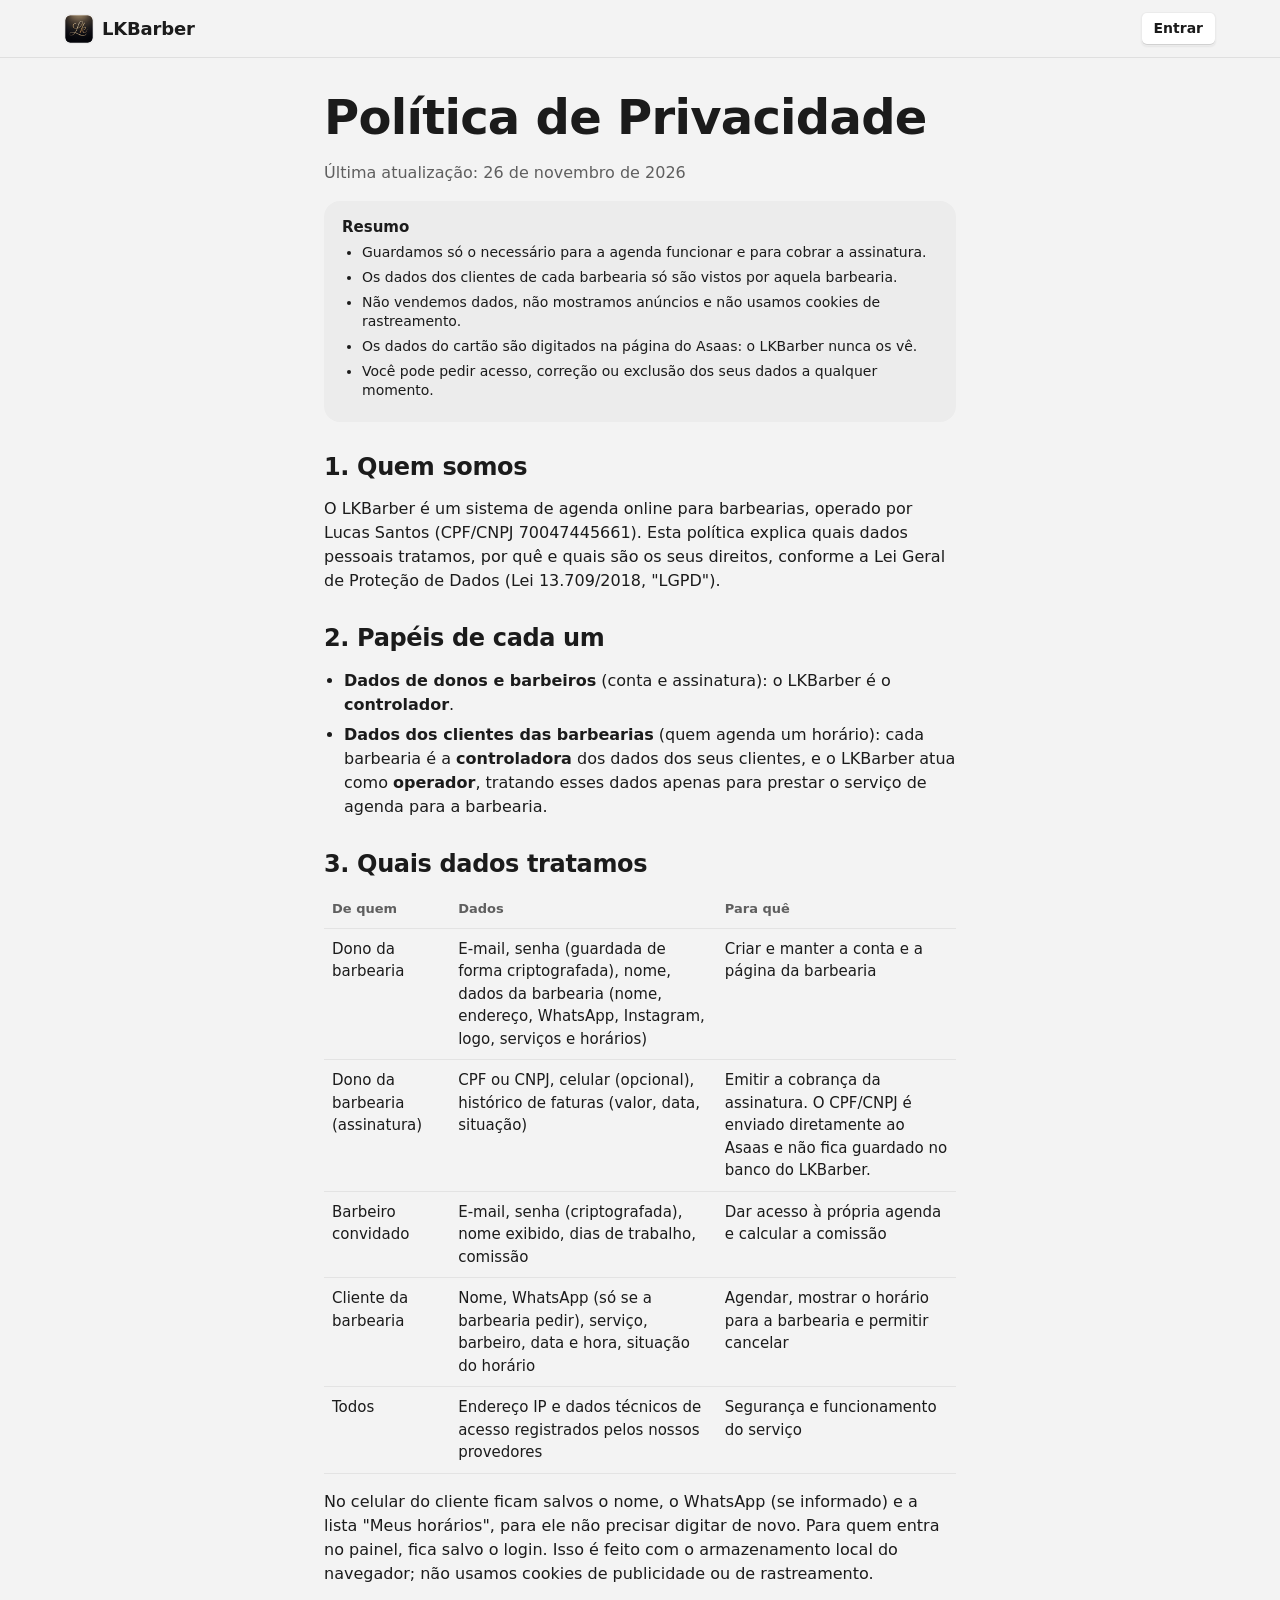
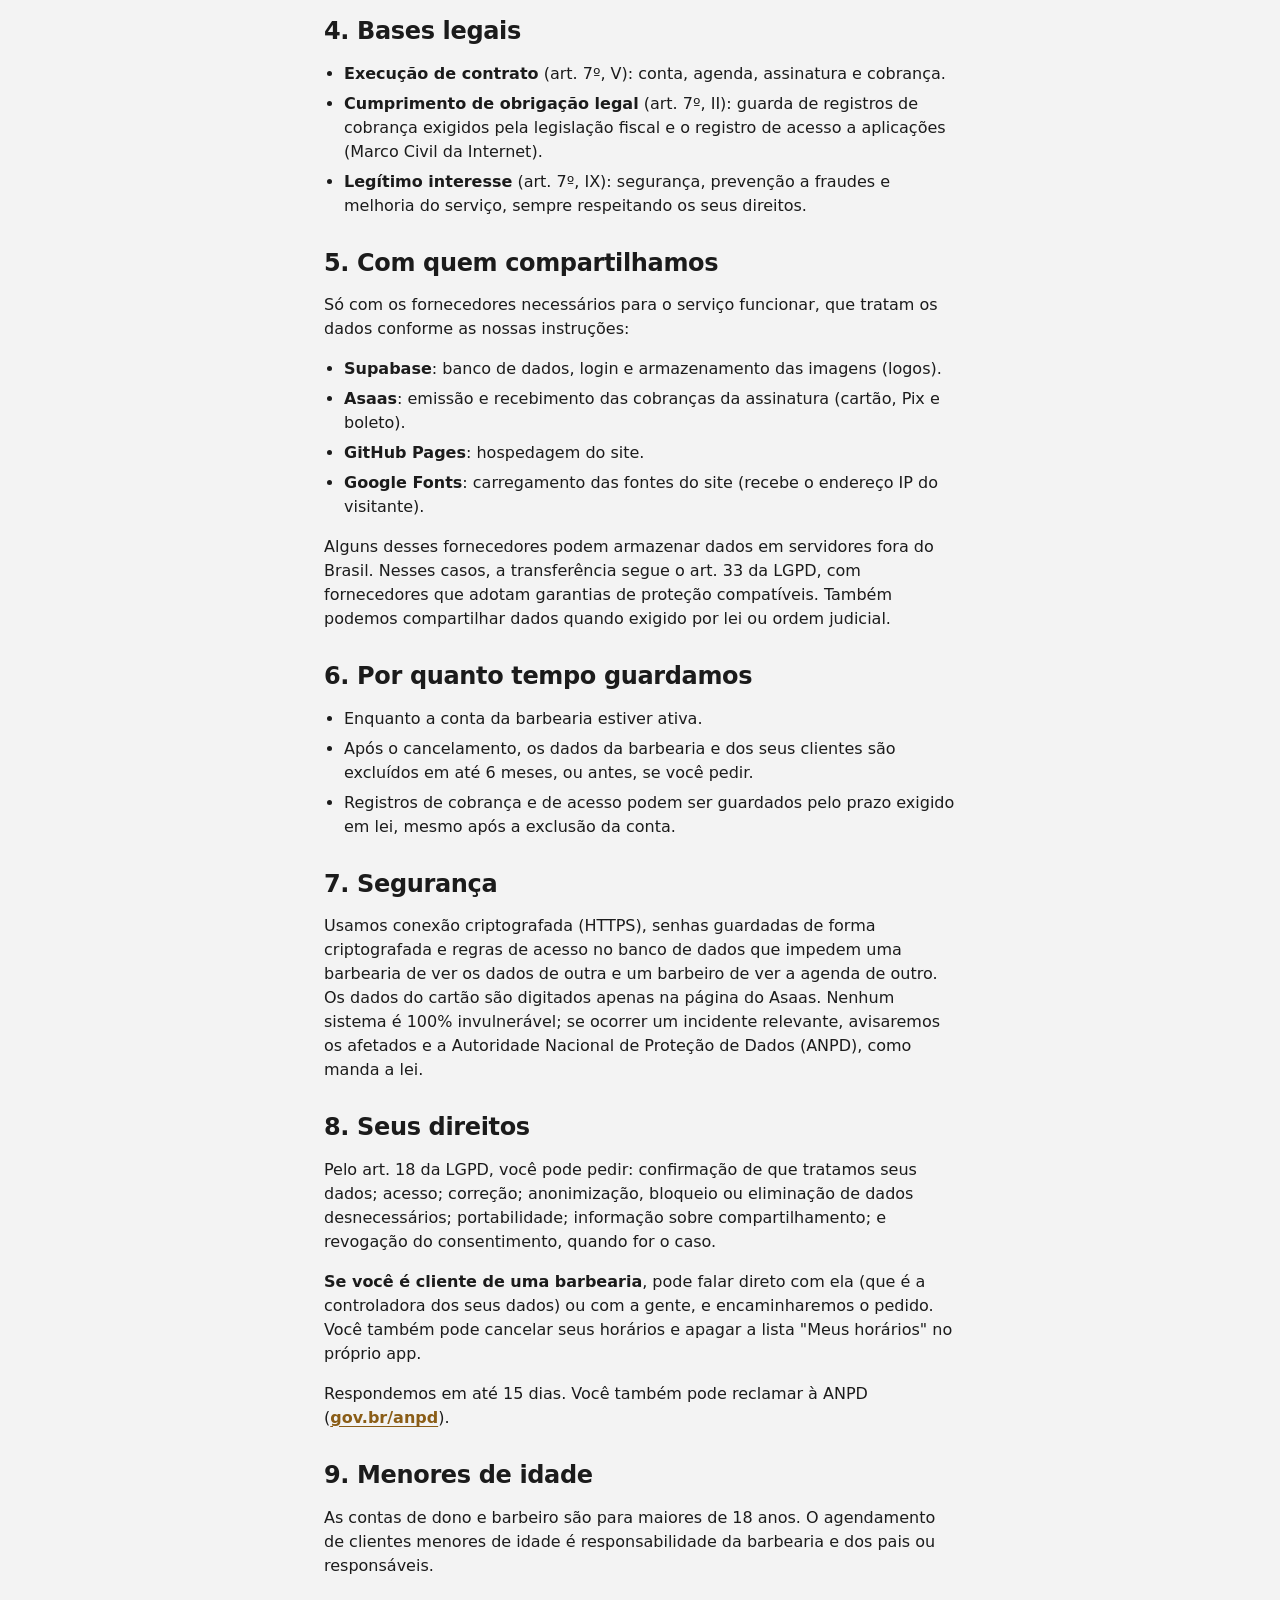
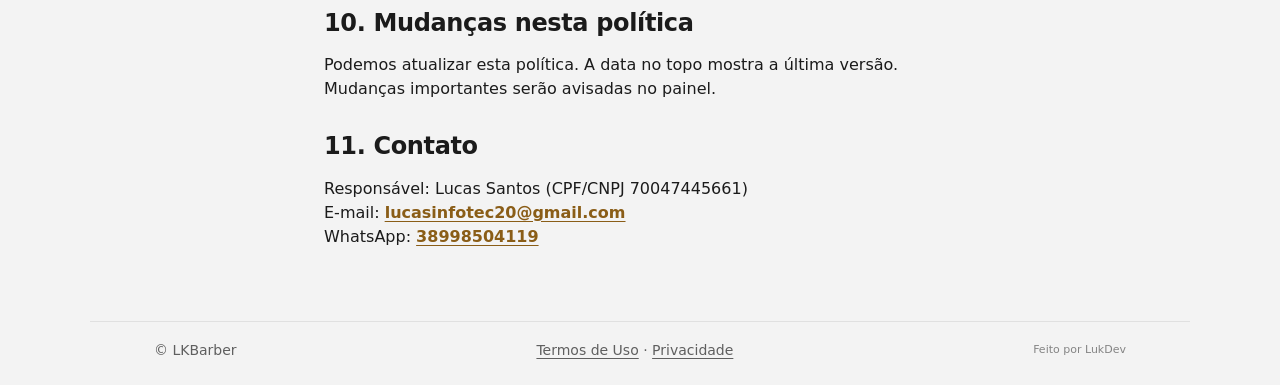
<file: privacidade/index.html>
<!DOCTYPE html>
<html lang="pt-BR">
<head>
<meta charset="utf-8">
<meta name="viewport" content="width=device-width, initial-scale=1">
<title>Política de Privacidade · LKBarber</title>
<meta name="description" content="Como o LKBarber trata os dados de donos, barbeiros e clientes das barbearias, conforme a LGPD.">
<meta name="theme-color" content="#16181d">
<link rel="icon" href="../icons/icon-192.png">
<link rel="preconnect" href="https://fonts.googleapis.com">
<link rel="preconnect" href="https://fonts.gstatic.com" crossorigin>
<link href="https://fonts.googleapis.com/css2?family=Instrument+Serif:ital@0;1&display=swap" rel="stylesheet">
<link rel="stylesheet" href="../css/style.css">
<style>
.legal{max-width:760px;margin:0 auto;padding:32px max(5vw,18px) 56px}
.legal h1{font-size:clamp(36px,9vw,48px)}
.legal h2{font-size:24px;margin-top:32px}
.legal p,.legal li{max-width:68ch}
.legal ul{padding-left:20px}.legal li{margin:6px 0}
.legal .atualizado{color:var(--mut);margin-top:-8px}
.legal .resumo{background:var(--sup);border-radius:16px;padding:16px 18px}
.legal .resumo ul{margin:6px 0 0}
.legal table{width:100%;border-collapse:collapse;font-size:15px;margin:10px 0}
.legal th,.legal td{text-align:left;vertical-align:top;padding:9px 8px;border-bottom:1px solid var(--linha)}
.legal th{font-size:13px;color:var(--mut)}
.legal a{color:var(--verm);font-weight:700}
@media(max-width:600px){.legal table{font-size:13px}}
</style>
</head>
<body>
<header class="top"><a class="marca" href="../"><img src="../icons/icon-192.png" alt="" width="30" height="30"><span>LKBarber</span></a>
  <div class="topo-acoes"><a class="btn btn-mini btn-claro" href="../painel">Entrar</a></div></header>
<main class="legal">
<h1>Política de Privacidade</h1>
<p class="atualizado">Última atualização: 26 de novembro de 2026</p>

<div class="resumo"><b>Resumo</b><ul>
  <li>Guardamos só o necessário para a agenda funcionar e para cobrar a assinatura.</li>
  <li>Os dados dos clientes de cada barbearia só são vistos por aquela barbearia.</li>
  <li>Não vendemos dados, não mostramos anúncios e não usamos cookies de rastreamento.</li>
  <li>Os dados do cartão são digitados na página do Asaas: o LKBarber nunca os vê.</li>
  <li>Você pode pedir acesso, correção ou exclusão dos seus dados a qualquer momento.</li></ul></div>

<h2>1. Quem somos</h2>
<p>O LKBarber é um sistema de agenda online para barbearias, operado <span data-p="por_responsavel"></span><span data-p="documento"></span>. Esta política explica quais dados pessoais tratamos, por quê e quais são os seus direitos, conforme a Lei Geral de Proteção de Dados (Lei 13.709/2018, "LGPD").</p>

<h2>2. Papéis de cada um</h2>
<ul>
  <li><b>Dados de donos e barbeiros</b> (conta e assinatura): o LKBarber é o <b>controlador</b>.</li>
  <li><b>Dados dos clientes das barbearias</b> (quem agenda um horário): cada barbearia é a <b>controladora</b> dos dados dos seus clientes, e o LKBarber atua como <b>operador</b>, tratando esses dados apenas para prestar o serviço de agenda para a barbearia.</li>
</ul>

<h2>3. Quais dados tratamos</h2>
<table>
  <thead><tr><th>De quem</th><th>Dados</th><th>Para quê</th></tr></thead>
  <tbody>
    <tr><td>Dono da barbearia</td><td>E-mail, senha (guardada de forma criptografada), nome, dados da barbearia (nome, endereço, WhatsApp, Instagram, logo, serviços e horários)</td><td>Criar e manter a conta e a página da barbearia</td></tr>
    <tr><td>Dono da barbearia (assinatura)</td><td>CPF ou CNPJ, celular (opcional), histórico de faturas (valor, data, situação)</td><td>Emitir a cobrança da assinatura. O CPF/CNPJ é enviado diretamente ao Asaas e não fica guardado no banco do LKBarber.</td></tr>
    <tr><td>Barbeiro convidado</td><td>E-mail, senha (criptografada), nome exibido, dias de trabalho, comissão</td><td>Dar acesso à própria agenda e calcular a comissão</td></tr>
    <tr><td>Cliente da barbearia</td><td>Nome, WhatsApp (só se a barbearia pedir), serviço, barbeiro, data e hora, situação do horário</td><td>Agendar, mostrar o horário para a barbearia e permitir cancelar</td></tr>
    <tr><td>Todos</td><td>Endereço IP e dados técnicos de acesso registrados pelos nossos provedores</td><td>Segurança e funcionamento do serviço</td></tr>
  </tbody>
</table>
<p>No celular do cliente ficam salvos o nome, o WhatsApp (se informado) e a lista "Meus horários", para ele não precisar digitar de novo. Para quem entra no painel, fica salvo o login. Isso é feito com o armazenamento local do navegador; não usamos cookies de publicidade ou de rastreamento.</p>

<h2>4. Bases legais</h2>
<ul>
  <li><b>Execução de contrato</b> (art. 7º, V): conta, agenda, assinatura e cobrança.</li>
  <li><b>Cumprimento de obrigação legal</b> (art. 7º, II): guarda de registros de cobrança exigidos pela legislação fiscal e o registro de acesso a aplicações (Marco Civil da Internet).</li>
  <li><b>Legítimo interesse</b> (art. 7º, IX): segurança, prevenção a fraudes e melhoria do serviço, sempre respeitando os seus direitos.</li>
</ul>

<h2>5. Com quem compartilhamos</h2>
<p>Só com os fornecedores necessários para o serviço funcionar, que tratam os dados conforme as nossas instruções:</p>
<ul>
  <li><b>Supabase</b>: banco de dados, login e armazenamento das imagens (logos).</li>
  <li><b>Asaas</b>: emissão e recebimento das cobranças da assinatura (cartão, Pix e boleto).</li>
  <li><b>GitHub Pages</b>: hospedagem do site.</li>
  <li><b>Google Fonts</b>: carregamento das fontes do site (recebe o endereço IP do visitante).</li>
</ul>
<p>Alguns desses fornecedores podem armazenar dados em servidores fora do Brasil. Nesses casos, a transferência segue o art. 33 da LGPD, com fornecedores que adotam garantias de proteção compatíveis. Também podemos compartilhar dados quando exigido por lei ou ordem judicial.</p>

<h2>6. Por quanto tempo guardamos</h2>
<ul>
  <li>Enquanto a conta da barbearia estiver ativa.</li>
  <li>Após o cancelamento, os dados da barbearia e dos seus clientes são excluídos em até 6 meses, ou antes, se você pedir.</li>
  <li>Registros de cobrança e de acesso podem ser guardados pelo prazo exigido em lei, mesmo após a exclusão da conta.</li>
</ul>

<h2>7. Segurança</h2>
<p>Usamos conexão criptografada (HTTPS), senhas guardadas de forma criptografada e regras de acesso no banco de dados que impedem uma barbearia de ver os dados de outra e um barbeiro de ver a agenda de outro. Os dados do cartão são digitados apenas na página do Asaas. Nenhum sistema é 100% invulnerável; se ocorrer um incidente relevante, avisaremos os afetados e a Autoridade Nacional de Proteção de Dados (ANPD), como manda a lei.</p>

<h2>8. Seus direitos</h2>
<p>Pelo art. 18 da LGPD, você pode pedir: confirmação de que tratamos seus dados; acesso; correção; anonimização, bloqueio ou eliminação de dados desnecessários; portabilidade; informação sobre compartilhamento; e revogação do consentimento, quando for o caso.</p>
<p><b>Se você é cliente de uma barbearia</b>, pode falar direto com ela (que é a controladora dos seus dados) ou com a gente, e encaminharemos o pedido. Você também pode cancelar seus horários e apagar a lista "Meus horários" no próprio app.</p>
<p>Respondemos em até 15 dias. Você também pode reclamar à ANPD (<a href="https://www.gov.br/anpd" target="_blank" rel="noopener">gov.br/anpd</a>).</p>

<h2>9. Menores de idade</h2>
<p>As contas de dono e barbeiro são para maiores de 18 anos. O agendamento de clientes menores de idade é responsabilidade da barbearia e dos pais ou responsáveis.</p>

<h2>10. Mudanças nesta política</h2>
<p>Podemos atualizar esta política. A data no topo mostra a última versão. Mudanças importantes serão avisadas no painel.</p>

<h2>11. Contato</h2>
<p>Responsável: <span data-p="responsavel"></span><span data-p="documento"></span><br><span id="contato"></span></p>
</main>
<footer class="rodape"><span>© LKBarber</span><span class="links-legais"><a href="../termos/">Termos de Uso</a> · <a href="../privacidade/">Privacidade</a></span><small class="lukdev">Feito por LukDev</small></footer>
<svg width="0" height="0" style="position:absolute" aria-hidden="true"><symbol id="poste" viewBox="0 0 24 24"><rect x="8" y="3" width="8" height="18" rx="4" fill="#fff"/><path d="M8 9l8-4v3l-8 4zM8 15l8-4v3l-8 4z" fill="#c8102e"/><path d="M8 12l8-4v1.5l-8 4z" fill="#1b3a6b"/><rect x="6.5" y="2" width="11" height="2.5" rx="1.2" fill="#cfd3da"/><rect x="6.5" y="19.5" width="11" height="2.5" rx="1.2" fill="#cfd3da"/></symbol></svg>
<script src="../js/config.js"></script>
<script>
{ // puxa os dados do config.js
  const P = window.PLATAFORMA || {}, dig = s => String(s || "").replace(/\D/g, "");
  const txt = { responsavel: P.responsavel || "o responsável pelo LKBarber", documento: P.documento ? " (CPF/CNPJ " + P.documento + ")" : "",
    por_responsavel: P.responsavel ? "por " + P.responsavel : "pelo responsável indicado no contato ao final desta página",
    foro: P.foro || "do domicílio do responsável pelo LKBarber" };
  document.querySelectorAll("[data-p]").forEach(el => { const k = el.dataset.p; if (k in txt) el.textContent = txt[k]; });
  const c = document.getElementById("contato"), linhas = [];
  if (P.email) linhas.push(`E-mail: <a href="mailto:${P.email}">${P.email}</a>`);
  if (P.suporteWhatsapp) linhas.push(`WhatsApp: <a href="https://wa.me/55${dig(P.suporteWhatsapp)}" target="_blank" rel="noopener">${P.suporteWhatsapp}</a>`);
  if (c) c.innerHTML = linhas.length ? linhas.join("<br>") : "Pelo WhatsApp de suporte informado no site.";
}
</script>
</body>
</html>
</file>
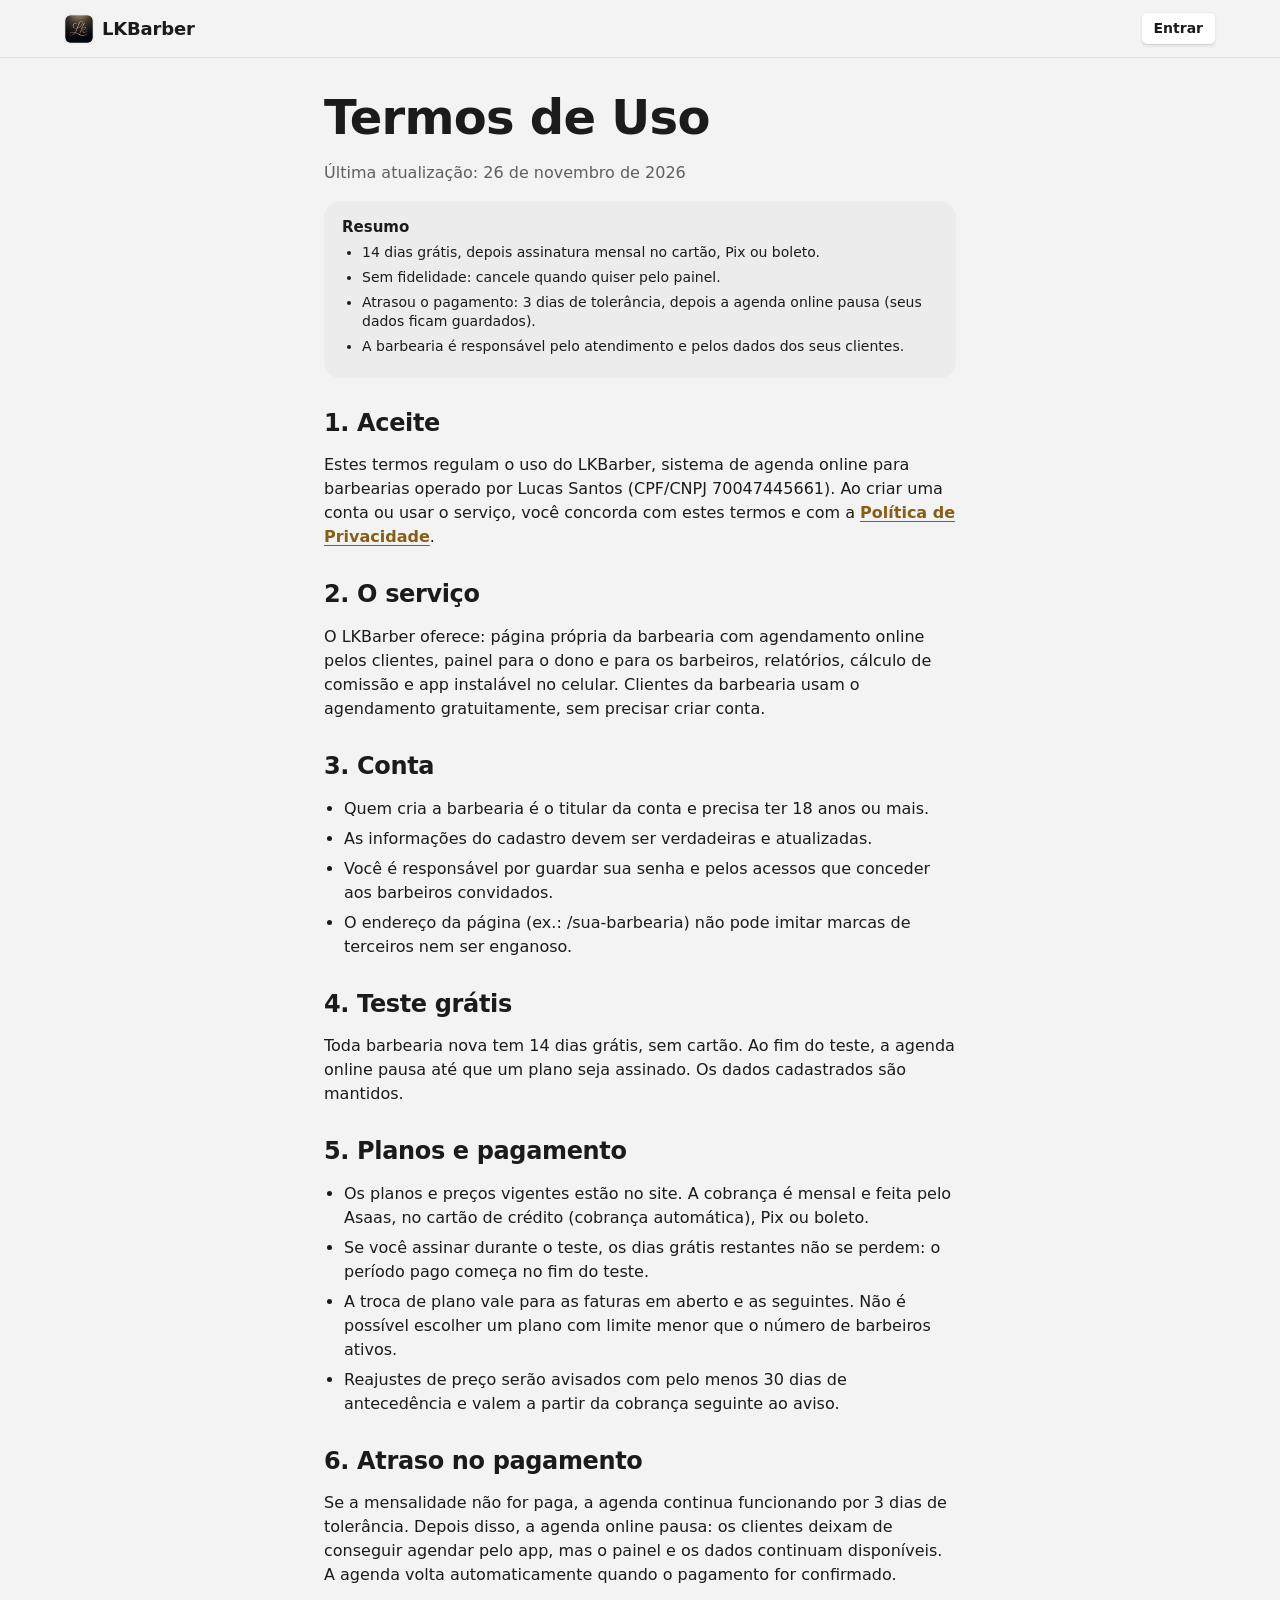
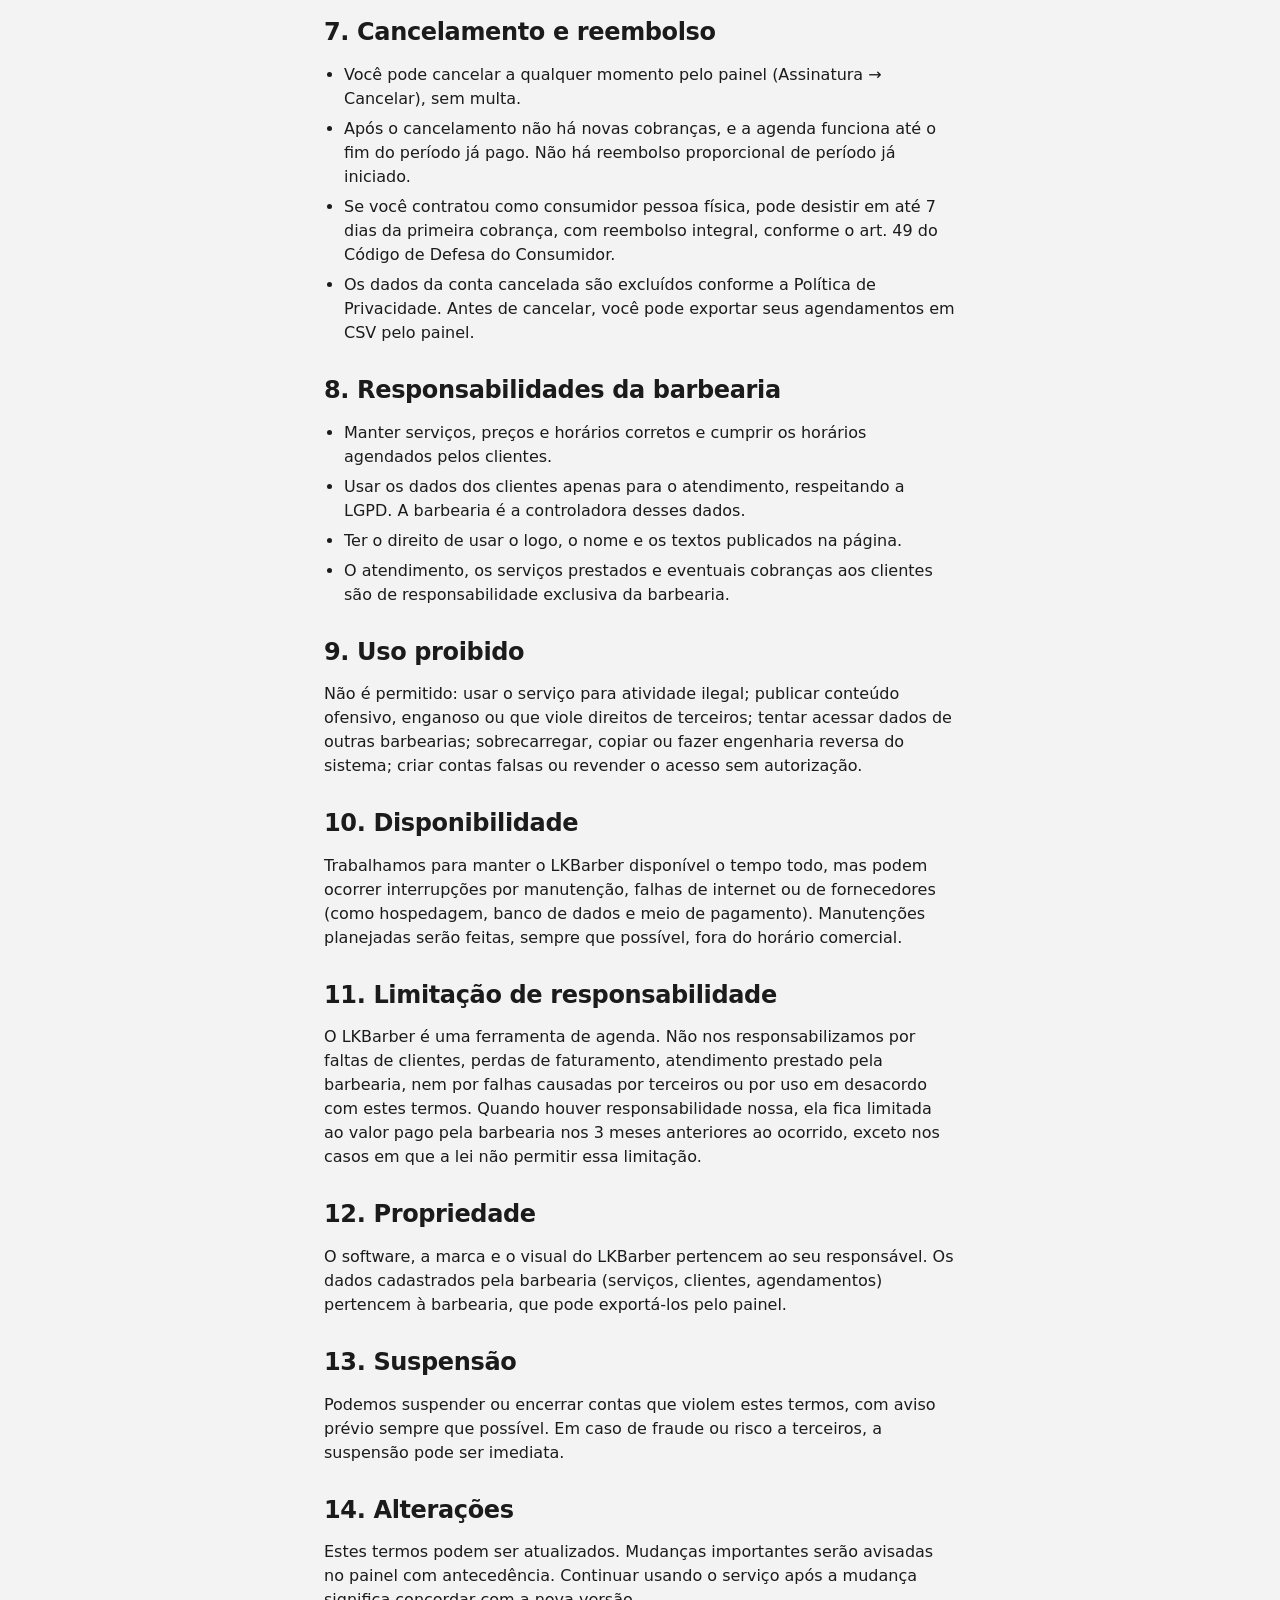
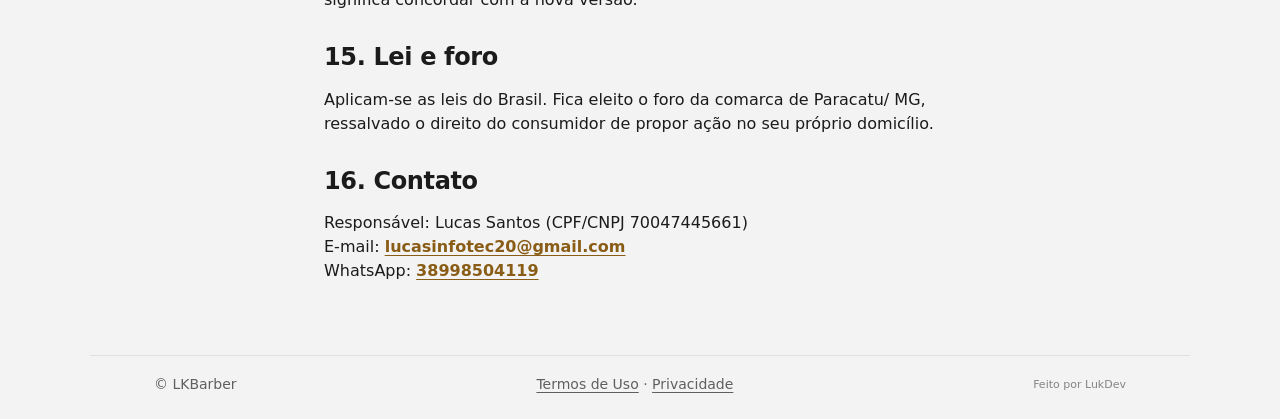
<file: termos/index.html>
<!DOCTYPE html>
<html lang="pt-BR">
<head>
<meta charset="utf-8">
<meta name="viewport" content="width=device-width, initial-scale=1">
<title>Termos de Uso · LKBarber</title>
<meta name="description" content="Termos de uso do LKBarber: teste grátis, planos, pagamento, cancelamento e responsabilidades.">
<meta name="theme-color" content="#16181d">
<link rel="icon" href="../icons/icon-192.png">
<link rel="preconnect" href="https://fonts.googleapis.com">
<link rel="preconnect" href="https://fonts.gstatic.com" crossorigin>
<link href="https://fonts.googleapis.com/css2?family=Instrument+Serif:ital@0;1&display=swap" rel="stylesheet">
<link rel="stylesheet" href="../css/style.css">
<style>
.legal{max-width:760px;margin:0 auto;padding:32px max(5vw,18px) 56px}
.legal h1{font-size:clamp(36px,9vw,48px)}
.legal h2{font-size:24px;margin-top:32px}
.legal p,.legal li{max-width:68ch}
.legal ul{padding-left:20px}.legal li{margin:6px 0}
.legal .atualizado{color:var(--mut);margin-top:-8px}
.legal .resumo{background:var(--sup);border-radius:16px;padding:16px 18px}
.legal .resumo ul{margin:6px 0 0}
.legal table{width:100%;border-collapse:collapse;font-size:15px;margin:10px 0}
.legal th,.legal td{text-align:left;vertical-align:top;padding:9px 8px;border-bottom:1px solid var(--linha)}
.legal th{font-size:13px;color:var(--mut)}
.legal a{color:var(--verm);font-weight:700}
@media(max-width:600px){.legal table{font-size:13px}}
</style>
</head>
<body>
<header class="top"><a class="marca" href="../"><img src="../icons/icon-192.png" alt="" width="30" height="30"><span>LKBarber</span></a>
  <div class="topo-acoes"><a class="btn btn-mini btn-claro" href="../painel">Entrar</a></div></header>
<main class="legal">
<h1>Termos de Uso</h1>
<p class="atualizado">Última atualização: 26 de novembro de 2026</p>

<div class="resumo"><b>Resumo</b><ul>
  <li>14 dias grátis, depois assinatura mensal no cartão, Pix ou boleto.</li>
  <li>Sem fidelidade: cancele quando quiser pelo painel.</li>
  <li>Atrasou o pagamento: 3 dias de tolerância, depois a agenda online pausa (seus dados ficam guardados).</li>
  <li>A barbearia é responsável pelo atendimento e pelos dados dos seus clientes.</li></ul></div>

<h2>1. Aceite</h2>
<p>Estes termos regulam o uso do LKBarber, sistema de agenda online para barbearias operado <span data-p="por_responsavel"></span><span data-p="documento"></span>. Ao criar uma conta ou usar o serviço, você concorda com estes termos e com a <a href="../privacidade/">Política de Privacidade</a>.</p>

<h2>2. O serviço</h2>
<p>O LKBarber oferece: página própria da barbearia com agendamento online pelos clientes, painel para o dono e para os barbeiros, relatórios, cálculo de comissão e app instalável no celular. Clientes da barbearia usam o agendamento gratuitamente, sem precisar criar conta.</p>

<h2>3. Conta</h2>
<ul>
  <li>Quem cria a barbearia é o titular da conta e precisa ter 18 anos ou mais.</li>
  <li>As informações do cadastro devem ser verdadeiras e atualizadas.</li>
  <li>Você é responsável por guardar sua senha e pelos acessos que conceder aos barbeiros convidados.</li>
  <li>O endereço da página (ex.: /sua-barbearia) não pode imitar marcas de terceiros nem ser enganoso.</li>
</ul>

<h2>4. Teste grátis</h2>
<p>Toda barbearia nova tem 14 dias grátis, sem cartão. Ao fim do teste, a agenda online pausa até que um plano seja assinado. Os dados cadastrados são mantidos.</p>

<h2>5. Planos e pagamento</h2>
<ul>
  <li>Os planos e preços vigentes estão no site. A cobrança é mensal e feita pelo Asaas, no cartão de crédito (cobrança automática), Pix ou boleto.</li>
  <li>Se você assinar durante o teste, os dias grátis restantes não se perdem: o período pago começa no fim do teste.</li>
  <li>A troca de plano vale para as faturas em aberto e as seguintes. Não é possível escolher um plano com limite menor que o número de barbeiros ativos.</li>
  <li>Reajustes de preço serão avisados com pelo menos 30 dias de antecedência e valem a partir da cobrança seguinte ao aviso.</li>
</ul>

<h2>6. Atraso no pagamento</h2>
<p>Se a mensalidade não for paga, a agenda continua funcionando por 3 dias de tolerância. Depois disso, a agenda online pausa: os clientes deixam de conseguir agendar pelo app, mas o painel e os dados continuam disponíveis. A agenda volta automaticamente quando o pagamento for confirmado.</p>

<h2>7. Cancelamento e reembolso</h2>
<ul>
  <li>Você pode cancelar a qualquer momento pelo painel (Assinatura → Cancelar), sem multa.</li>
  <li>Após o cancelamento não há novas cobranças, e a agenda funciona até o fim do período já pago. Não há reembolso proporcional de período já iniciado.</li>
  <li>Se você contratou como consumidor pessoa física, pode desistir em até 7 dias da primeira cobrança, com reembolso integral, conforme o art. 49 do Código de Defesa do Consumidor.</li>
  <li>Os dados da conta cancelada são excluídos conforme a Política de Privacidade. Antes de cancelar, você pode exportar seus agendamentos em CSV pelo painel.</li>
</ul>

<h2>8. Responsabilidades da barbearia</h2>
<ul>
  <li>Manter serviços, preços e horários corretos e cumprir os horários agendados pelos clientes.</li>
  <li>Usar os dados dos clientes apenas para o atendimento, respeitando a LGPD. A barbearia é a controladora desses dados.</li>
  <li>Ter o direito de usar o logo, o nome e os textos publicados na página.</li>
  <li>O atendimento, os serviços prestados e eventuais cobranças aos clientes são de responsabilidade exclusiva da barbearia.</li>
</ul>

<h2>9. Uso proibido</h2>
<p>Não é permitido: usar o serviço para atividade ilegal; publicar conteúdo ofensivo, enganoso ou que viole direitos de terceiros; tentar acessar dados de outras barbearias; sobrecarregar, copiar ou fazer engenharia reversa do sistema; criar contas falsas ou revender o acesso sem autorização.</p>

<h2>10. Disponibilidade</h2>
<p>Trabalhamos para manter o LKBarber disponível o tempo todo, mas podem ocorrer interrupções por manutenção, falhas de internet ou de fornecedores (como hospedagem, banco de dados e meio de pagamento). Manutenções planejadas serão feitas, sempre que possível, fora do horário comercial.</p>

<h2>11. Limitação de responsabilidade</h2>
<p>O LKBarber é uma ferramenta de agenda. Não nos responsabilizamos por faltas de clientes, perdas de faturamento, atendimento prestado pela barbearia, nem por falhas causadas por terceiros ou por uso em desacordo com estes termos. Quando houver responsabilidade nossa, ela fica limitada ao valor pago pela barbearia nos 3 meses anteriores ao ocorrido, exceto nos casos em que a lei não permitir essa limitação.</p>

<h2>12. Propriedade</h2>
<p>O software, a marca e o visual do LKBarber pertencem ao seu responsável. Os dados cadastrados pela barbearia (serviços, clientes, agendamentos) pertencem à barbearia, que pode exportá-los pelo painel.</p>

<h2>13. Suspensão</h2>
<p>Podemos suspender ou encerrar contas que violem estes termos, com aviso prévio sempre que possível. Em caso de fraude ou risco a terceiros, a suspensão pode ser imediata.</p>

<h2>14. Alterações</h2>
<p>Estes termos podem ser atualizados. Mudanças importantes serão avisadas no painel com antecedência. Continuar usando o serviço após a mudança significa concordar com a nova versão.</p>

<h2>15. Lei e foro</h2>
<p>Aplicam-se as leis do Brasil. Fica eleito o foro da comarca de <span data-p="foro"></span>, ressalvado o direito do consumidor de propor ação no seu próprio domicílio.</p>

<h2>16. Contato</h2>
<p>Responsável: <span data-p="responsavel"></span><span data-p="documento"></span><br><span id="contato"></span></p>
</main>
<footer class="rodape"><span>© LKBarber</span><span class="links-legais"><a href="../termos/">Termos de Uso</a> · <a href="../privacidade/">Privacidade</a></span><small class="lukdev">Feito por LukDev</small></footer>
<svg width="0" height="0" style="position:absolute" aria-hidden="true"><symbol id="poste" viewBox="0 0 24 24"><rect x="8" y="3" width="8" height="18" rx="4" fill="#fff"/><path d="M8 9l8-4v3l-8 4zM8 15l8-4v3l-8 4z" fill="#c8102e"/><path d="M8 12l8-4v1.5l-8 4z" fill="#1b3a6b"/><rect x="6.5" y="2" width="11" height="2.5" rx="1.2" fill="#cfd3da"/><rect x="6.5" y="19.5" width="11" height="2.5" rx="1.2" fill="#cfd3da"/></symbol></svg>
<script src="../js/config.js"></script>
<script>
{ // puxa os dados do config.js
  const P = window.PLATAFORMA || {}, dig = s => String(s || "").replace(/\D/g, "");
  const txt = { responsavel: P.responsavel || "o responsável pelo LKBarber", documento: P.documento ? " (CPF/CNPJ " + P.documento + ")" : "",
    por_responsavel: P.responsavel ? "por " + P.responsavel : "pelo responsável indicado no contato ao final desta página",
    foro: P.foro || "do domicílio do responsável pelo LKBarber" };
  document.querySelectorAll("[data-p]").forEach(el => { const k = el.dataset.p; if (k in txt) el.textContent = txt[k]; });
  const c = document.getElementById("contato"), linhas = [];
  if (P.email) linhas.push(`E-mail: <a href="mailto:${P.email}">${P.email}</a>`);
  if (P.suporteWhatsapp) linhas.push(`WhatsApp: <a href="https://wa.me/55${dig(P.suporteWhatsapp)}" target="_blank" rel="noopener">${P.suporteWhatsapp}</a>`);
  if (c) c.innerHTML = linhas.length ? linhas.join("<br>") : "Pelo WhatsApp de suporte informado no site.";
}
</script>
</body>
</html>
</file>
<file: css/style.css>
:root{color-scheme:light dark;
  --bg:light-dark(#f3f3f3,#202020);--ink:light-dark(#1b1b1b,#f3f3f3);--mut:light-dark(#5f5f5f,#a8a8a8);
  --sup:light-dark(#ececec,#2b2b2b);--linha:light-dark(#e3e3e3,#383838);
  --cartao:light-dark(#ffffff,#2b2b2b);--camada:light-dark(#f9f9f9,#272727);
  --borda:light-dark(rgba(0,0,0,.08),rgba(255,255,255,.08));--borda-forte:light-dark(rgba(0,0,0,.28),rgba(255,255,255,.28));
  --acrilico:light-dark(rgba(243,243,243,.82),rgba(32,32,32,.82));
  --verm:light-dark(#8a5d17,#e2b66b);--verm-tx:light-dark(#ffffff,#1b1b1b);--tinta:light-dark(#f7efe1,#3a3122);
  --azul:light-dark(#2f5d4a,#8cc7a9);--ok:light-dark(#2e6b3f,#6cbd85);--erro:light-dark(#b42318,#f0806f);
  --latao:var(--verm);--escuro:#202020;--tab:68px;--r:8px;
  --s1:0 1px 2px light-dark(rgba(0,0,0,.06),rgba(0,0,0,.3));
  --s2:0 2px 4px light-dark(rgba(0,0,0,.05),rgba(0,0,0,.28));
  --s3:0 8px 16px light-dark(rgba(0,0,0,.08),rgba(0,0,0,.35));
  --s4:0 16px 32px light-dark(rgba(0,0,0,.14),rgba(0,0,0,.45));
  --bloom:radial-gradient(60% 90% at 88% 0%,light-dark(rgba(226,182,107,.38),rgba(226,182,107,.16)),transparent 62%),
          radial-gradient(55% 80% at 0% 100%,light-dark(rgba(130,160,220,.22),rgba(110,140,210,.12)),transparent 62%),
          light-dark(#f3f3f3,#1c1c1c);
  --f-titulo:"Segoe UI Variable Display","Segoe UI Variable","Segoe UI",system-ui,-apple-system,Roboto,"Helvetica Neue",Arial,sans-serif;
  --f-num:"Segoe UI Variable Display","Segoe UI Variable","Segoe UI",system-ui,-apple-system,Roboto,Arial,sans-serif;
  --f-texto:"Segoe UI Variable Text","Segoe UI Variable","Segoe UI",system-ui,-apple-system,Roboto,"Helvetica Neue",Arial,sans-serif}
:root[data-theme=light]{color-scheme:light}:root[data-theme=dark]{color-scheme:dark}
*{box-sizing:border-box;min-width:0}
[hidden]{display:none!important}
html{scroll-padding-top:72px;-webkit-text-size-adjust:100%;touch-action:manipulation}
code{font-size:.9em;background:var(--sup);padding:1px 6px;border-radius:6px;overflow-wrap:anywhere}
body{margin:0;background:var(--bg);color:var(--ink);font:16px/1.55 var(--f-texto);overflow-x:clip;-webkit-tap-highlight-color:transparent;
  padding-bottom:env(safe-area-inset-bottom)}
body.com-tabs{padding-bottom:calc(var(--tab) + env(safe-area-inset-bottom))}
h1,h2,h3{font-family:var(--f-titulo);font-weight:400;line-height:1.05;margin:0 0 .5em;text-wrap:balance;letter-spacing:.01em}
h1{font-size:clamp(38px,10vw,52px)}h2{font-size:28px}h3{font-size:22px}
a{color:inherit}
button,input,select,textarea{font:inherit;color:inherit}
input,select,textarea{font-size:16px;width:100%;min-height:48px;padding:10px 14px;border:1.5px solid var(--linha);border-radius:12px;background:var(--bg)}
input:focus-visible,select:focus-visible,textarea:focus-visible,button:focus-visible,a:focus-visible,summary:focus-visible{outline:3px solid var(--azul);outline-offset:2px}
.sr{position:absolute;width:1px;height:1px;overflow:hidden;clip:rect(0 0 0 0)}
main{max-width:760px;margin:0 auto;min-height:60vh}
body[data-area=site] main{max-width:1100px}
.band{padding:28px max(5vw,18px)}
.band-escura{background:var(--escuro);color:#eef0f3;--mut:#a5abb6;--linha:#2d3139}
.sub{color:var(--mut);font-size:14px}
.vazio{color:var(--mut);margin:0;grid-column:1/-1}
.erro{color:var(--erro);font-weight:700;min-height:1.5em;margin:0}
.centro{text-align:center;color:var(--mut);font-size:15px}
.pilha{display:grid;gap:8px}
.full{grid-column:1/-1}

.top{position:sticky;top:0;z-index:20;display:flex;align-items:center;justify-content:space-between;gap:12px;
  padding:calc(10px + env(safe-area-inset-top)) max(5vw,18px) 10px;background:var(--escuro);color:#fff;min-height:58px}
.marca{display:flex;align-items:center;gap:8px;text-decoration:none;font-family:var(--f-titulo);font-size:20px;letter-spacing:.02em;overflow:hidden}
.marca span{white-space:nowrap;overflow:hidden;text-overflow:ellipsis}
.marca svg{width:26px;height:26px;flex:none}
.marca img{width:30px;height:30px;border-radius:8px;object-fit:cover;flex:none;background:#fff}
.topo-acoes{display:flex;gap:8px;flex:none}
.btn-inst,.btn-claro{background:#fff!important;color:var(--escuro)!important;border:0;border-radius:999px;padding:0 14px;font-weight:800;font-size:14px;min-height:38px}

.btn{display:inline-flex;align-items:center;justify-content:center;gap:8px;min-height:48px;padding:0 22px;border:0;border-radius:12px;
  background:var(--verm);color:var(--verm-tx);font-weight:800;text-decoration:none;cursor:pointer;text-align:center}
.btn:disabled{opacity:.4;cursor:not-allowed}
.btn-grande{min-height:56px;font-size:18px;padding:0 28px}
.btn-sec{background:var(--sup);color:var(--ink);border:1.5px solid var(--linha)}
.btn-ok{background:#2e6b3f;color:#fff}
.btn-vidro{background:#ffffff1a;color:#fff;border:1.5px solid #ffffff40}
.btn-mini{min-height:40px;padding:0 12px;font-size:14px;border-radius:10px}
.lnk{background:none;border:0;color:var(--verm);font-weight:700;padding:8px 4px;cursor:pointer;min-height:40px;text-decoration:underline}
.chip{border:1.5px solid var(--linha);background:var(--sup);border-radius:999px;padding:0 16px;min-height:40px;font-weight:700;cursor:pointer;flex:none}
.chip.on{background:var(--ink);color:var(--bg);border-color:var(--ink)}
.seg{display:flex;gap:6px;flex-wrap:wrap;margin-bottom:16px}
.chips-filtro{flex-wrap:nowrap;overflow-x:auto;padding-bottom:4px}

.hero{display:grid;grid-template-columns:minmax(0,1fr) 110px;gap:12px;align-items:center;padding:28px max(5vw,18px) 22px;
  background:var(--escuro);color:#fff;border-bottom:6px solid var(--verm)}
.hero h1{color:#fff;margin-bottom:.15em;font-size:clamp(40px,11vw,64px);overflow-wrap:anywhere}
.hero-logo{width:100%;max-width:160px;height:auto;aspect-ratio:1;border-radius:28px;object-fit:cover;justify-self:center;box-shadow:0 14px 34px #0006;background:#fff}
.hero .poste{width:100%;height:auto;max-height:300px;aspect-ratio:120/300}
.slogan{color:#c4c9d2;margin:0 0 20px;font-size:17px}
.aberto{display:inline-flex;align-items:center;gap:8px;font-weight:700;font-size:14px;margin:0 0 10px;color:#c4c9d2}
.aberto::before{content:"";width:10px;height:10px;border-radius:50%;background:#7b818c}
.aberto.on::before{background:#4fd08f;box-shadow:0 0 0 4px #4fd08f33}
.proximo{margin:14px 0 0;color:#c4c9d2;font-size:15px}.proximo b{color:#fff}
.servicos{list-style:none;margin:0;padding:0}
.servicos li{display:grid;grid-template-columns:minmax(0,1fr) auto;gap:2px 12px;padding:14px 0;border-bottom:1px solid var(--linha)}
.servicos b{font-size:17px}.servicos .preco{font-weight:800;white-space:nowrap;text-align:right}
.servicos small{color:var(--mut);grid-column:1/-1}
.horarios{list-style:none;margin:0 0 18px;padding:0}
.horarios li{display:flex;justify-content:space-between;gap:12px;padding:9px 0;border-bottom:1px solid var(--linha)}
.horarios li.hoje{font-weight:800}.horarios span:last-child{white-space:nowrap;text-align:right}
.contato{display:flex;flex-wrap:wrap;gap:10px}
.avatar{display:inline-grid;place-items:center;width:40px;height:40px;border-radius:50%;background:var(--ink);color:var(--bg);font-weight:800;font-size:15px;flex:none}
.equipe-pub{display:flex;gap:18px;flex-wrap:wrap}
.equipe-pub div{display:flex;flex-direction:column;align-items:center;gap:6px;font-weight:700;min-width:64px}
.equipe-pub .avatar{width:56px;height:56px;font-size:19px;background:var(--verm);color:var(--verm-tx)}

.titulo-pag{font-size:40px}
fieldset{border:0;padding:0;margin:0 0 26px;transition:opacity .2s}
fieldset.travado{opacity:.4;pointer-events:none}
legend{display:flex;align-items:center;gap:10px;font-weight:800;font-size:18px;margin-bottom:12px;padding:0}
legend b{display:grid;place-items:center;width:28px;height:28px;border-radius:50%;background:var(--ink);color:var(--bg);font-size:14px}
.chips-serv{display:grid;grid-template-columns:repeat(auto-fill,minmax(150px,1fr));gap:10px}
.op{position:relative;display:block;cursor:pointer}
.op input{position:absolute;opacity:0;inset:0;min-height:0;width:100%;height:100%;margin:0}
.op>span{display:block;height:100%;padding:12px 14px;border:2px solid var(--linha);border-radius:var(--r);background:var(--sup)}
.op input:checked+span{border-color:var(--verm);background:light-dark(#f8efdf,#2b2214)}
.op input:focus-visible+span{outline:3px solid var(--azul);outline-offset:2px}
.op b{display:block}.op small{color:var(--mut);white-space:nowrap}
.chips-prof{display:flex;gap:10px;overflow-x:auto;padding:2px 2px 8px;scroll-snap-type:x mandatory}
.chips-prof .op{flex:none;scroll-snap-align:start}
.chips-prof .op>span{width:104px;text-align:center;display:flex;flex-direction:column;align-items:center;gap:6px;padding:12px 6px}
.chips-prof .avatar{width:46px;height:46px;font-size:17px}
.chips-prof b{white-space:nowrap;overflow:hidden;text-overflow:ellipsis;max-width:100%}
.dias{display:flex;gap:8px;overflow-x:auto;scroll-snap-type:x mandatory;padding:2px 2px 8px;margin:0 -2px}
.dias .op{flex:none;scroll-snap-align:start}
.dias .op>span{width:64px;text-align:center;padding:10px 4px}
.dias .op>span small{display:block;text-transform:capitalize}
.dias .op>span b{font-size:22px;font-family:var(--f-titulo);font-weight:400}
.dias .op.fechado{pointer-events:none}.dias .op.fechado>span{opacity:.35}
.horas{display:grid;grid-template-columns:repeat(auto-fill,minmax(78px,1fr));gap:8px}
.horas .op>span{text-align:center;font-weight:800;font-size:17px;padding:12px 4px;font-variant-numeric:tabular-nums}
.horas .op.ocupado{pointer-events:none}.horas .op.ocupado>span{text-decoration:line-through;opacity:.35}
.campo{display:block;margin-bottom:10px}
.barra-conf{position:sticky;bottom:calc(var(--tab) + env(safe-area-inset-bottom) + 8px);display:flex;align-items:center;gap:12px;
  padding:10px 10px 10px 16px;background:var(--escuro);color:#fff;border-radius:16px;box-shadow:0 10px 30px #0004;z-index:5}
.resumo{flex:1;font-size:14px;line-height:1.35}.resumo b{font-size:15px}

.ticket,.assin-card{border:2px dashed var(--linha);border-radius:18px;padding:20px;margin-bottom:14px;background:var(--sup)}
.quando{font-family:var(--f-titulo);font-size:32px;line-height:1.05;margin:6px 0}
.ticket .acoes{display:flex;flex-wrap:wrap;gap:8px;margin-top:14px}
.tag{display:inline-block;font-size:13px;font-weight:800;padding:3px 10px;border-radius:999px;background:var(--linha);white-space:nowrap}
.tag.agendado{background:light-dark(#e3efe8,#1c2e26);color:var(--azul)}
.tag.concluido{background:light-dark(#e2f4ea,#173326);color:var(--ok)}
.tag.cancelado,.tag.faltou{background:light-dark(#fbe6e9,#3a1a20);color:var(--erro)}
.info-lista{list-style:none;padding:0;margin:0 0 24px}
.info-lista li{padding:12px 0;border-bottom:1px solid var(--linha)}
.info-lista small{display:block;color:var(--mut);font-size:13px}
.instalar-box{background:var(--sup);border-radius:var(--r);padding:18px}.instalar-box p{margin:.4em 0}

.rodape{display:flex;justify-content:space-between;align-items:center;gap:10px;flex-wrap:wrap;max-width:1100px;margin:0 auto;padding:18px max(5vw,18px) 24px;color:var(--mut);font-size:14px}
.lukdev{font-size:11px;opacity:.75}
.link-painel{font-size:13px;color:var(--mut)}
.tabbar{position:fixed;left:0;right:0;bottom:0;z-index:30;display:grid;
  height:calc(var(--tab) + env(safe-area-inset-bottom));padding-bottom:env(safe-area-inset-bottom);background:var(--bg);border-top:1px solid var(--linha)}
.tabbar a{display:flex;flex-direction:column;align-items:center;justify-content:center;gap:3px;text-decoration:none;font-size:12px;font-weight:700;color:var(--mut)}
.tabbar svg{width:24px;height:24px;fill:none;stroke:currentColor;stroke-width:2;stroke-linecap:round;stroke-linejoin:round}
.tabbar a.ativo{color:var(--verm)}

.toast{position:fixed;left:50%;bottom:calc(var(--tab) + 20px + env(safe-area-inset-bottom));transform:translate(-50%,20px);opacity:0;
  background:var(--ink);color:var(--bg);padding:12px 18px;border-radius:12px;font-weight:700;transition:.25s;z-index:60;max-width:90vw;pointer-events:none;text-align:center}
.toast.on{opacity:1;transform:translate(-50%,0)}
.modal{position:fixed;inset:0;z-index:50;background:#0008;display:flex;align-items:flex-end;justify-content:center}
.modal-box{background:var(--bg);width:100%;max-width:560px;max-height:90vh;overflow:auto;border-radius:20px 20px 0 0;padding:22px max(5vw,18px) calc(22px + env(safe-area-inset-bottom))}
.menu{display:grid;border-top:1px solid var(--linha)}
.menu>*{display:flex;justify-content:space-between;align-items:center;text-align:left;background:none;border:0;border-bottom:1px solid var(--linha);min-height:54px;padding:0 4px;font-weight:700;font-size:17px;cursor:pointer;text-decoration:none}
.menu small{color:var(--mut);font-weight:600}.menu .perigo{color:var(--erro)}
.codigo{font-family:var(--f-titulo);font-size:44px;letter-spacing:.18em;text-align:center;margin:8px 0;background:var(--sup);border-radius:14px;padding:8px}

.form-pag{max-width:440px;margin:0 auto;padding:36px max(5vw,18px) 40px}
.form-pag h1{font-size:40px}
.l-sub2{color:var(--mut);margin-top:-6px}
.lbl{display:block;font-size:14px;font-weight:700;margin-bottom:14px}
.lbl input,.lbl select{margin-top:4px}
.slug-box{display:flex;align-items:center;border:1.5px solid var(--linha);border-radius:12px;margin-top:4px;background:var(--bg);overflow:hidden}
.slug-box span{padding:0 0 0 12px;color:var(--mut);font-weight:600;white-space:nowrap;font-size:15px}
.slug-box input{border:0;margin:0;padding-left:2px;font-weight:800}
.slug-box:focus-within{outline:3px solid var(--azul);outline-offset:2px}.slug-box input:focus-visible{outline:0}
.dica{display:block;margin-top:6px;font-weight:700;color:var(--mut)}.dica.bom{color:var(--ok)}.dica.ruim{color:var(--erro)}
.aviso{background:light-dark(#fff6dd,#2c2614);border-radius:12px;padding:12px 14px;font-size:14px;margin-bottom:14px}
.aviso.ruim{background:light-dark(#fde8eb,#3a1a20)}

.l-hero{display:grid;grid-template-columns:minmax(0,1.15fr) minmax(0,.85fr);gap:28px;align-items:center;background:var(--escuro);color:#fff;
  padding:44px max(5vw,18px) 40px;border-bottom:6px solid var(--verm)}
body[data-area=site] .l-hero{margin:0 calc(50% - 50vw);padding-inline:max(5vw,calc(50vw - 532px))}
.l-hero h1{font-size:clamp(38px,6vw,56px);color:#fff}
.l-sub{font-size:18px;color:#c4c9d2;max-width:34em}
.l-ctas{display:flex;flex-wrap:wrap;gap:10px;margin:22px 0 10px}
.l-mini{font-size:14px;color:#a5abb6;margin:6px 0 0}
.celular{justify-self:center;width:min(280px,78vw);aspect-ratio:9/18.5;border-radius:38px;padding:10px;background:linear-gradient(145deg,#3a3f49,#0d0f12);box-shadow:0 30px 60px #0007,inset 0 0 0 2px #50565f}
.cel-tela{height:100%;border-radius:30px;background:#fff;color:#16181d;overflow:hidden;display:flex;flex-direction:column;font-size:12px}
.cel-topo{display:flex;align-items:center;gap:6px;background:#16181d;color:#fff;padding:22px 14px 10px;font-family:var(--f-titulo);font-size:15px}
.cel-topo svg{width:18px;height:18px}
.cel-corpo{padding:12px;display:flex;flex-direction:column;gap:8px;flex:1}
.cel-t{font-size:12px}
.cel-profs{display:flex;gap:5px}.cel-profs span{border:1.5px solid #e1e3e8;background:#f2f3f5;border-radius:999px;padding:4px 8px;font-weight:700;white-space:nowrap}
.cel-profs .on{border-color:#8a5d17;background:#f8efdf}
.cel-horas{display:grid;grid-template-columns:repeat(3,1fr);gap:5px}
.cel-horas span{text-align:center;border:1.5px solid #e1e3e8;background:#f2f3f5;border-radius:8px;padding:7px 0;font-weight:800}
.cel-horas .on{border-color:#8a5d17;background:#f8efdf}.cel-horas .x{opacity:.35;text-decoration:line-through}
.cel-nome{border:1.5px solid #e1e3e8;border-radius:8px;padding:8px;font-weight:700}
.cel-btn{margin-top:auto;background:#8a5d17;color:#fff;border-radius:10px;padding:11px;text-align:center;font-weight:800}
.passos{list-style:none;counter-reset:p;padding:0;margin:0;display:grid;grid-template-columns:repeat(auto-fit,minmax(220px,1fr));gap:18px}
.passos li{counter-increment:p;background:var(--sup);border-radius:var(--r);padding:18px;display:grid;gap:4px}
.passos li::before{content:counter(p);font-family:var(--f-titulo);font-size:40px;line-height:1;color:var(--verm)}
.passos span{color:var(--mut)}
body[data-area=site] .band-escura{margin:0 calc(50% - 50vw);padding-inline:max(5vw,calc(50vw - 532px))}
.tres{display:grid;grid-template-columns:repeat(auto-fit,minmax(220px,1fr));gap:22px}
.tres ul{margin:0;padding-left:18px;color:#c4c9d2}.tres li{margin:4px 0}
.planos{display:grid;grid-template-columns:repeat(auto-fit,minmax(220px,1fr));gap:14px;margin-bottom:12px}
.plano{border:2px solid var(--linha);border-radius:18px;padding:20px;display:flex;flex-direction:column;gap:6px}
.plano.destaque{border-color:var(--verm)}
.plano .tag{align-self:flex-start}.plano h3{margin:4px 0 0}.plano p{margin:0}
.preco-plano{font-family:var(--f-titulo);font-size:36px;line-height:1.1;white-space:nowrap}.preco-plano small{font-family:var(--f-texto);font-size:14px;color:var(--mut)}
.plano .lim{font-weight:800}.plano .btn{margin-top:auto}
.faq{border-bottom:1px solid var(--linha);padding:4px 0}
.faq summary{cursor:pointer;font-weight:800;min-height:48px;display:flex;align-items:center}
.faq p{margin:0 0 14px;color:var(--mut)}

.p-top{display:flex;align-items:center;justify-content:space-between;gap:10px;flex-wrap:wrap;padding:20px max(5vw,18px) 0}
.p-top h1{font-size:36px;margin:0}
.p-sec{padding:16px max(5vw,18px) 40px}
.kpis{display:grid;grid-template-columns:repeat(auto-fit,minmax(140px,1fr));gap:10px;margin-bottom:18px}
.kpi{background:var(--sup);border-radius:var(--r);padding:14px}
.kpi.destaque{background:var(--escuro);color:#fff}.kpi.destaque small{color:#c4c9d2}
.kpi small{color:var(--mut);display:block;font-size:13px}
.kpi b{font-family:var(--f-titulo);font-weight:400;font-size:clamp(24px,6.5vw,32px);line-height:1.1;white-space:nowrap}
.dia-nav{display:flex;align-items:center;gap:8px;margin-bottom:12px}
.dia-nav input{flex:1}.dia-nav button{flex:none;width:48px;padding:0}
.ag-item{display:grid;grid-template-columns:62px minmax(0,1fr);gap:4px 12px;padding:14px 0;border-bottom:1px solid var(--linha)}
.ag-item .h{font-family:var(--f-titulo);font-size:24px;line-height:1;font-variant-numeric:tabular-nums}
.ag-item .h small{display:block;font-family:var(--f-texto);font-size:12px;color:var(--mut);margin-top:4px}
.ag-item .acoes{grid-column:2;display:flex;flex-wrap:wrap;gap:6px;margin-top:6px}
.ag-item.st-cancelado,.ag-item.st-faltou{opacity:.55}
.ag-item.livre .n{color:var(--mut)}
.form-grid{display:grid;gap:10px;grid-template-columns:repeat(2,minmax(0,1fr))}
.form-grid label{display:block;font-size:14px;font-weight:700}
.form-grid label input,.form-grid label select{margin-top:4px}
.switch{display:flex!important;align-items:center;gap:8px;font-weight:700;cursor:pointer}
.switch input{width:22px;height:22px;min-height:0;accent-color:var(--verm);margin:0!important;flex:none}
.barra{display:grid;grid-template-columns:minmax(0,1fr) auto;gap:4px 10px;margin-bottom:12px;font-size:15px}
.barra small{color:var(--mut)}
.barra .trilho{grid-column:1/-1;height:10px;background:var(--sup);border-radius:6px;overflow:hidden}
.barra .trilho i{display:block;height:100%;background:var(--verm);border-radius:6px}
.barra span:nth-child(2){white-space:nowrap;font-weight:800;text-align:right}
.scroll{overflow-x:auto;margin-bottom:22px}
.tab{width:100%;border-collapse:collapse;font-size:15px}
.tab th,.tab td{padding:10px 8px;border-bottom:1px solid var(--linha);text-align:left}
.tab th{font-size:13px;color:var(--mut)}.tab .num{text-align:right;white-space:nowrap}
.serv-ed{padding:14px 0;border-bottom:1px solid var(--linha)}
.busca{margin-bottom:14px}
.cli{display:flex;justify-content:space-between;gap:10px;padding:12px 0;border-bottom:1px solid var(--linha);align-items:center}
.cli small{color:var(--mut);display:block}
.prof-card{border:1.5px solid var(--linha);border-radius:16px;padding:14px;margin-bottom:10px}
.prof-card.inativo{opacity:.55}
.prof-top{display:flex;gap:12px;align-items:center}.prof-top small{display:block;color:var(--mut)}
.prof-card .acoes{display:flex;gap:6px;flex-wrap:wrap;margin-top:10px}
.dias-mini{display:flex;gap:4px;margin-top:10px;flex-wrap:wrap}
.dias-mini span{font-size:12px;font-weight:800;padding:3px 7px;border-radius:6px;background:var(--sup);color:var(--mut)}
.dias-mini .on{background:var(--ink);color:var(--bg)}
.dias-sel{display:flex;gap:6px;flex-wrap:wrap;margin-top:6px}
.dias-sel label{position:relative;cursor:pointer}
.dias-sel input{position:absolute;opacity:0;inset:0;min-height:0;margin:0!important}
.dias-sel span{display:grid;place-items:center;width:52px;height:44px;border-radius:10px;border:1.5px solid var(--linha);background:var(--sup);font-weight:800}
.dias-sel input:checked+span{background:var(--ink);color:var(--bg);border-color:var(--ink)}
.dias-sel input:focus-visible+span{outline:3px solid var(--azul)}
.link-box{display:flex;gap:8px}.link-box input{flex:1;font-weight:700}
.qr{margin-top:12px}.qr img,.qr canvas{background:#fff;padding:12px;border-radius:12px}
.assin-card.st-ativa{border-style:solid;border-color:var(--ok)}
.adm-card{border:1.5px solid var(--linha);border-radius:16px;padding:14px;margin-bottom:10px}
.adm-top{display:flex;justify-content:space-between;gap:10px;align-items:flex-start}
.adm-top small{display:block;color:var(--mut);overflow-wrap:anywhere}
.adm-card .sub{margin:8px 0}
.adm-card .acoes{display:flex;gap:6px;flex-wrap:wrap;align-items:center}
.adm-card select{width:auto;min-height:40px;padding:6px 10px;font-size:14px}

@media(max-width:600px){.l-hero{grid-template-columns:1fr}.celular{width:min(250px,70vw)}.form-grid{grid-template-columns:1fr}
  .tab{font-size:13px}}
@media(min-width:700px){.modal{align-items:center}.modal-box{border-radius:20px}}
@media(min-width:760px){.tabbar{max-width:560px;left:50%;transform:translateX(-50%);bottom:14px;border:1px solid var(--linha);border-radius:20px;box-shadow:0 10px 30px #0002;height:var(--tab);padding:0}
  .hero{grid-template-columns:minmax(0,1fr) 160px;padding-block:44px}}
@media(prefers-reduced-motion:reduce){*{transition:none!important;scroll-behavior:auto!important}}

.dias-lista{display:grid;gap:10px}
.dia-card{border:1.5px solid var(--linha);border-radius:16px;background:var(--bg);transition:border-color .2s}
.dia-card:not(.fechado){border-color:light-dark(#d3d6dd,#353a44)}
.dia-cab{display:grid;grid-template-columns:minmax(0,1fr) auto;grid-template-areas:"nome tog" "res tog";align-items:center;gap:0 12px;padding:12px 14px}
.dia-nome{grid-area:nome;font-size:17px}
.dia-resumo{grid-area:res;color:var(--mut);font-size:14px;font-variant-numeric:tabular-nums}
.dia-card.fechado .dia-resumo{color:var(--erro);font-weight:700}
.dia-cab .toggle{grid-area:tog}
.dia-corpo{padding:0 14px 12px;display:grid;gap:10px;border-top:1px solid var(--linha);padding-top:12px}
.faixa{display:grid;grid-template-columns:minmax(0,1fr) auto minmax(0,1fr);align-items:end;gap:8px}
.faixa.pausa{background:var(--sup);border-radius:12px;padding:8px 10px 6px}
.faixa.pausa .remover-pausa{grid-column:1/-1;justify-self:end;color:var(--erro);text-decoration:none}
.faixa label{display:grid;gap:4px;font-size:13px;font-weight:700;color:var(--mut)}
.faixa input{font-variant-numeric:tabular-nums;font-weight:700;text-align:center}
.faixa .ate{padding-bottom:13px;color:var(--mut);font-weight:800}
.lnk.sutil{color:var(--mut);font-weight:600;font-size:14px;justify-self:start;padding:4px 0;min-height:32px}
.dia-corpo>.lnk{justify-self:start;padding:4px 0}
.barra-salvar{position:sticky;bottom:calc(var(--tab) + env(safe-area-inset-bottom) + 8px);margin-top:18px;z-index:5}
.barra-salvar .btn{width:100%;box-shadow:0 10px 26px #0003}
.toggle{position:relative;display:inline-block;width:52px;height:32px;cursor:pointer;flex:none}
.toggle input{position:absolute;inset:0;opacity:0;margin:0;width:100%;height:100%;cursor:pointer;min-height:0;z-index:1}
.toggle .trilho{position:absolute;inset:0;border-radius:999px;background:light-dark(#cfd3da,#3a3f49);transition:background .2s}
.toggle .trilho::after{content:"";position:absolute;top:3px;left:3px;width:26px;height:26px;border-radius:50%;background:#fff;box-shadow:0 1px 3px #0004;transition:transform .2s}
.toggle input:checked+.trilho{background:var(--ok)}
.toggle input:checked+.trilho::after{transform:translateX(20px)}
.toggle input:focus-visible+.trilho{outline:3px solid var(--azul);outline-offset:2px}

.assin-card{border-style:solid;display:grid;gap:6px}
.assin-card p{margin:0}
.assin-card .btn{margin-top:8px}
.assin-top{display:flex;justify-content:space-between;align-items:flex-start;gap:10px}
.assin-top small{color:var(--mut);font-weight:700}
.assin-card.st-carencia,.assin-card.st-vencida,.assin-card.st-teste_vencido,.assin-card.st-bloqueada{border-color:var(--erro)}
.faturas{display:grid}
.fatura{display:grid;grid-template-columns:minmax(0,1fr) auto auto;gap:10px;align-items:center;padding:12px 0;border-bottom:1px solid var(--linha)}
.fatura small{display:block;color:var(--mut)}
.leg-p{font-size:17px}
.planos-sel{display:grid;grid-template-columns:repeat(auto-fit,minmax(150px,1fr));gap:10px}
.planos-sel .op>span{display:grid;gap:2px}
.preco-op{font-family:var(--f-titulo);font-size:26px;line-height:1.1;white-space:nowrap}.preco-op small{font-family:var(--f-texto);font-size:13px;color:var(--mut)}
.planos-sel .op.ocupado{pointer-events:none}.planos-sel .op.ocupado>span{opacity:.45}
.formas{display:grid;gap:8px}
.formas .op>span{display:grid;gap:2px}
.op small.quebra{white-space:normal}
.rec{font-style:normal;font-size:12px;font-weight:800;color:var(--ok);background:light-dark(#e2f4ea,#173326);border-radius:999px;padding:2px 8px;margin-left:4px;vertical-align:2px}
.perigo-txt{color:var(--erro)}

.icone-atual{display:grid;grid-template-columns:auto minmax(0,1fr);gap:16px;align-items:center}
.ic-grande{width:88px;height:88px;border-radius:22px;overflow:hidden;background:var(--escuro);display:grid;place-items:center;box-shadow:0 6px 18px #0003}
.ic-grande img{width:100%;height:100%;object-fit:cover}.ic-grande svg{width:52px;height:52px}
.icone-prev{display:flex;gap:18px;align-items:center;justify-content:center;flex-wrap:wrap;background:linear-gradient(135deg,#2b3a55,#16181d);border-radius:18px;padding:22px 16px;margin:12px 0 14px}
.cel-ic{display:grid;justify-items:center;gap:6px;color:#fff;font-size:12px}
.cel-ic canvas{width:76px;height:76px;border-radius:20px;box-shadow:0 8px 20px #0007}
.topo-ic{display:flex;align-items:center;gap:8px;background:#16181d;color:#fff;border-radius:12px;padding:8px 12px;font-family:var(--f-titulo);max-width:220px}
.topo-ic canvas{width:30px;height:30px;border-radius:8px}.topo-ic b{font-weight:400;white-space:nowrap;overflow:hidden;text-overflow:ellipsis}
.cores{display:flex;gap:8px;flex-wrap:wrap;margin-top:6px;align-items:center}
.cor{width:40px;height:40px;border-radius:50%;border:2px solid var(--linha);cursor:pointer}
.cor.on{outline:3px solid var(--verm);outline-offset:2px}
.cores input[type=color]{width:48px;height:40px;padding:2px;min-height:0;border-radius:10px}
input[type=range]{min-height:0;padding:0;border:0;accent-color:var(--verm);height:32px}
.seg .chip.on{background:var(--ink);color:var(--bg);border-color:var(--ink)}

@media(max-width:420px){.fatura{grid-template-columns:minmax(0,1fr) auto}.fatura .btn{grid-column:1/-1}}

.nao-raiz #landing{display:none}
#landing a:not(.btn){color:inherit}
.l-mini a{color:#fff;font-weight:800;text-decoration:underline;margin-left:4px}
.antes-depois{display:grid;grid-template-columns:repeat(auto-fit,minmax(260px,1fr));gap:14px}
.ad{border-radius:18px;padding:20px}
.ad h3{margin-bottom:10px}
.ad ul{margin:0;padding:0;list-style:none;display:grid;gap:10px}
.ad li{display:grid;grid-template-columns:22px minmax(0,1fr);gap:8px;align-items:start}
.ad li::before{font-weight:800;line-height:1.5}
.antes{background:var(--sup)}.antes li::before{content:"✕";color:var(--mut)}.antes li{color:var(--mut)}
.depois{background:var(--escuro);color:#fff;border:1.5px solid light-dark(transparent,#2f6b4a)}.depois li::before{content:"✓";color:#4fd08f}
.beneficios{display:grid;grid-template-columns:repeat(auto-fit,minmax(230px,1fr));gap:14px}
.bf{border:1.5px solid var(--linha);border-radius:18px;padding:18px}
.bf svg{width:34px;height:34px;fill:none;stroke:var(--verm);stroke-width:2;stroke-linecap:round;stroke-linejoin:round;margin-bottom:8px}
.bf h3{font-size:21px;margin:0 0 4px}.bf p{margin:0;color:var(--mut)}
#telas .sub{color:#a5abb6;margin-top:-6px}
.telas{display:flex;gap:16px;overflow-x:auto;scroll-snap-type:x mandatory;padding:6px 2px 14px;scrollbar-width:thin}
.telas:focus-visible{outline:3px solid var(--azul);outline-offset:4px;border-radius:12px}
.tela{flex:none;width:min(250px,68vw);margin:0;scroll-snap-align:start;display:grid;gap:12px}
.tela picture{display:block;border-radius:28px;padding:8px;background:#2a2f38;box-shadow:0 18px 40px #0008}
.tela img{display:block;width:100%;height:auto;border-radius:21px}
.tela figcaption{color:#c4c9d2;font-size:15px}.tela figcaption b{display:block;color:#fff;font-size:17px}
.telas-nav{display:flex;gap:8px;justify-content:flex-end}
.telas-nav .btn{width:48px;font-size:22px}
.selos{display:flex;flex-wrap:wrap;gap:8px;list-style:none;padding:0;margin:-4px 0 16px}
.selos li{background:light-dark(#e2f4ea,#173326);color:var(--ok);font-weight:800;font-size:14px;padding:6px 12px;border-radius:999px}
.inclui{background:var(--sup);border-radius:18px;padding:16px 18px;margin-top:6px}
.inclui ul{margin:8px 0 0;padding-left:20px;columns:2 200px;column-gap:24px}.inclui li{margin:3px 0}
.cta-final{text-align:center}.cta-final .l-ctas{justify-content:center}
.links-legais a{color:inherit}
.link-prev{display:block;margin-top:6px;color:var(--mut);font-size:13px;overflow-wrap:anywhere}.link-prev b{color:var(--ink)}

.servicos li.com-foto{grid-template-columns:52px minmax(0,1fr) auto;column-gap:12px}
.servicos li.com-foto .mini-foto{grid-row:1/3}
.servicos li.com-foto small{grid-column:2/-1}
.mini-foto,.vit-foto{padding:0;border:0;background:var(--sup);border-radius:12px;overflow:hidden;cursor:zoom-in;display:block}
.mini-foto{width:52px;height:52px}
.mini-foto img,.vit-foto img{display:block;width:100%;height:100%;object-fit:cover}
.op-foto>span{display:grid!important;grid-template-columns:40px minmax(0,1fr);column-gap:10px;align-items:center}
.op-foto>span img{grid-row:1/3;width:40px;height:40px;border-radius:10px;object-fit:cover;cursor:zoom-in;position:relative;z-index:2}
.zoom{margin:0 0 12px;display:grid;gap:8px}
.zoom img{width:100%;height:auto;aspect-ratio:1;object-fit:cover;border-radius:16px;background:var(--sup)}
.zoom figcaption{font-weight:800;font-size:18px}
.vitrine-cab{display:flex;justify-content:space-between;align-items:center;gap:10px;margin-bottom:12px}.vitrine-cab h2{margin:0}
.vitrine{display:flex;gap:12px;overflow-x:auto;scroll-snap-type:x mandatory;padding:2px 2px 10px}
.vit-item{flex:none;width:150px;scroll-snap-align:start;display:flex;flex-direction:column;gap:4px}
.vit-foto{width:150px;height:150px;border-radius:16px}
.vazio-foto{background:linear-gradient(135deg,var(--sup),var(--linha))}
.vit-item b{font-size:15px;line-height:1.25}.vit-item small{color:var(--mut);font-size:13px;line-height:1.3}
.vit-item .preco{font-weight:800}
.vit-item .btn,.vit-item .tag{align-self:flex-start;margin-top:auto}
.vit-item.esgotado .vit-foto{opacity:.45}
.foto-linha{display:flex;align-items:center;gap:12px}
.miniatura{width:64px;height:64px;flex:none;border-radius:12px;overflow:hidden;background:var(--sup);display:grid;place-items:center;border:1.5px dashed var(--linha)}
.miniatura span{font-size:11px;color:var(--mut);text-align:center;line-height:1.2;padding:4px}
.miniatura img{width:100%;height:100%;object-fit:cover;display:block}
.miniatura.grande{width:88px;height:88px}
.prod-card .miniatura{width:56px;height:56px}
.prod-card{display:grid;grid-template-columns:auto minmax(0,1fr) auto;gap:12px;align-items:center;padding:12px 0;border-bottom:1px solid var(--linha)}
.prod-card small{display:block;color:var(--mut)}.prod-card.inativo{opacity:.55}
.prod-sel{display:grid;gap:8px;max-height:46vh;overflow:auto;margin-bottom:14px}
.prod-sel .op>span{display:grid;grid-template-columns:44px minmax(0,1fr);column-gap:10px;align-items:center}
.prod-sel .op>span img,.prod-sel .op>span .sem{grid-row:1/3;width:44px;height:44px;border-radius:10px;object-fit:cover;background:var(--linha);display:block}
.prod-sel .op.ocupado{pointer-events:none}.prod-sel .op.ocupado>span{opacity:.45}
.qtd-linha{display:flex;justify-content:space-between;align-items:center;gap:12px;margin-bottom:14px}
.qtd{display:flex;align-items:center;gap:12px}.qtd b{min-width:2ch;text-align:center;font-size:20px;font-variant-numeric:tabular-nums}
.qtd .btn{width:44px;font-size:20px}
.vendas-ag{display:flex;flex-wrap:wrap;gap:4px 12px;margin-top:4px;font-size:14px;color:var(--ok);font-weight:700}
.vendas-ag .lnk{font-size:13px;min-height:28px;padding:0 2px}
.tit-avulsas{margin:22px 0 4px}
.op-foto small{white-space:normal}
.chips-prof .op>span{width:116px}

body{font-size:16px;line-height:1.5;background:var(--bg)}
h1,h2,h3{font-family:var(--f-titulo);font-weight:600;letter-spacing:-.015em;line-height:1.15}
h1{font-size:clamp(32px,8vw,46px)}h2{font-size:clamp(24px,5.4vw,30px)}h3{font-size:19px}
a{text-underline-offset:3px}
::selection{background:var(--verm);color:var(--verm-tx)}

.top{background:var(--acrilico);color:var(--ink);-webkit-backdrop-filter:saturate(1.6) blur(24px);backdrop-filter:saturate(1.6) blur(24px);
  border-bottom:1px solid var(--borda);box-shadow:none}
.marca{font-family:var(--f-titulo);font-weight:600;font-size:18px;letter-spacing:-.01em}
.marca img{border-radius:6px;border:1px solid var(--borda)}
.btn-inst,.btn-claro{border-radius:6px!important;font-weight:600;font-size:14px!important;min-height:34px;
  background:var(--cartao)!important;color:var(--ink)!important;border:1px solid var(--borda)!important;box-shadow:var(--s1)}

.btn{border-radius:6px;font-weight:600;letter-spacing:0;text-transform:none;font-size:15px;min-height:44px;
  border:1px solid transparent;box-shadow:var(--s1),inset 0 -1px 0 rgba(0,0,0,.18);transition:background .15s,transform .1s}
.btn:not(:disabled):hover{filter:brightness(1.06)}
.btn:not(:disabled):active{transform:scale(.98);filter:brightness(.96)}
.btn-grande{font-size:16px;min-height:50px;padding:0 26px}
.btn-sec,.btn-vidro{background:var(--cartao);color:var(--ink);border:1px solid var(--borda);box-shadow:var(--s1),inset 0 -1px 0 var(--borda)}
.btn-ok{background:#2e6b3f;color:#fff}
.btn-mini{font-size:13px;min-height:34px;border-radius:5px;padding:0 12px}
.lnk{font-weight:600}
.chip{border-radius:999px;font-weight:600;font-size:14px;border:1px solid var(--borda);background:var(--cartao);min-height:36px}
.chip.on,.seg .chip.on{background:var(--verm);color:var(--verm-tx);border-color:transparent}

input,select,textarea{border-radius:6px;border:1px solid var(--borda);border-bottom-color:var(--borda-forte);background:var(--cartao);transition:box-shadow .15s}
input:focus,select:focus,textarea:focus{border-color:var(--borda);border-bottom-color:var(--verm);box-shadow:inset 0 -1px 0 var(--verm);outline:0}
input:focus-visible,select:focus-visible,textarea:focus-visible{outline:0}
.lbl,.form-grid label{font-weight:600;font-size:14px;color:var(--ink)}
.lbl input,.lbl select,.form-grid label input,.form-grid label select{font-weight:400}
.slug-box{border-radius:6px;border:1px solid var(--borda);border-bottom-color:var(--borda-forte);background:var(--cartao)}
.slug-box:focus-within{outline:0;border-bottom-color:var(--verm);box-shadow:inset 0 -1px 0 var(--verm)}

.hero,.l-hero,.cta-final{position:relative;background:var(--bloom);color:var(--ink);border-bottom:0}
.hero::after,.l-hero::after,.cta-final::before{content:none}
.hero h1,.l-hero h1,.cta-final h2{color:var(--ink)}
.slogan,.l-sub,.aberto,.proximo,.l-mini{color:var(--mut)}
.proximo b,.l-mini a{color:var(--ink)}
.aberto{font-weight:600;font-size:13px;background:var(--cartao);border:1px solid var(--borda);border-radius:999px;padding:3px 12px 3px 10px}
.hero-logo{box-shadow:var(--s3);border-radius:22px}
.cta-final{margin:0 calc(50% - 50vw);padding:56px max(5vw,calc(50vw - 532px))}
.band-escura{background:var(--camada);color:var(--ink);--mut:light-dark(#5f5f5f,#a8a8a8);--linha:var(--borda);border-block:1px solid var(--borda)}
.tres ul,#telas .sub,.tela figcaption{color:var(--mut)}
.tela figcaption b{color:var(--ink)}
.band>h2::after,.p-sec>h2::after,#perguntas>h2::after{content:none}

.servicos li b{font-weight:600}
.servicos li .preco{font-weight:600;font-variant-numeric:tabular-nums}
.mini-foto{border-radius:6px;border:1px solid var(--borda)}
.horarios li span:last-child{font-variant-numeric:tabular-nums}
.horarios li.hoje span:first-child::after{content:" · hoje";color:var(--verm);font-weight:600}

.op>span{border-radius:8px;border:1px solid var(--borda);background:var(--cartao);box-shadow:var(--s1)}
.op input:checked+span{border-color:var(--verm);background:var(--tinta);box-shadow:inset 0 0 0 1px var(--verm)}
.op input:focus-visible+span{outline:2px solid var(--ink);outline-offset:2px}
.dias .op>span b,.horas .op>span{font-weight:600;font-variant-numeric:tabular-nums}
.dias .op>span b{font-size:22px}
.horas .op>span{font-size:17px}
legend{font-weight:600;font-size:17px}
legend b{background:var(--verm);color:var(--verm-tx);border-radius:999px}
.barra-conf{border-radius:12px;box-shadow:var(--s4)}
.avatar{font-weight:600}
.equipe-pub .avatar{background:var(--verm);color:var(--verm-tx);box-shadow:0 0 0 3px var(--bg),0 0 0 4px var(--borda)}

.ticket,.assin-card,.kpi,.dia-card,.prof-card,.adm-card,.plano,.passos li,.ad,.inclui,.prod-card,.bf{
  background:var(--cartao);border:1px solid var(--borda);border-radius:8px;box-shadow:var(--s2)}
.ticket .quando,.quando{font-family:var(--f-titulo);font-weight:600;font-size:26px}
.tag{border-radius:999px;font-weight:600;font-size:12px;padding:2px 10px;letter-spacing:0;text-transform:none}

.p-top h1{font-size:clamp(26px,6.5vw,34px)}
.kpi small{font-size:12px;font-weight:600;color:var(--mut)}
.kpi b{font-weight:600;font-size:clamp(22px,5.6vw,28px);font-variant-numeric:tabular-nums}
.kpi.destaque{background:var(--verm);border-color:transparent;color:var(--verm-tx)}
.kpi.destaque small{color:inherit;opacity:.85}
.ag-item{border-bottom:1px solid var(--borda)}
.ag-item .h{font-weight:600;font-size:24px;font-variant-numeric:tabular-nums}
.dia-nome{font-weight:600}
.toggle input:checked+.trilho{background:var(--verm)}
.tabbar{background:var(--acrilico);-webkit-backdrop-filter:saturate(1.6) blur(24px);backdrop-filter:saturate(1.6) blur(24px);border-top:1px solid var(--borda);box-shadow:none}
.tabbar a{font-size:11px;font-weight:600;position:relative}
.tabbar a.ativo{color:var(--ink)}
.tabbar a.ativo svg{stroke:var(--verm)}
.tabbar a.ativo::after{content:"";position:absolute;bottom:6px;left:50%;width:16px;height:3px;margin-left:-8px;border-radius:3px;background:var(--verm)}
.modal{background:rgba(0,0,0,.4)}
.modal-box{background:var(--camada);border-radius:12px 12px 0 0;border:1px solid var(--borda);border-bottom:0;box-shadow:var(--s4)}
.menu>*{font-weight:600;font-size:16px}
.barra .trilho,.barra .trilho i{border-radius:999px}
.toast{background:var(--camada);color:var(--ink);border:1px solid var(--borda);border-radius:8px;box-shadow:var(--s4)}
.aviso{border-radius:8px;border:1px solid var(--borda);border-left:4px solid var(--verm)}
.aviso.ruim{border-left-color:var(--erro)}
.codigo{font-family:var(--f-titulo);font-weight:600}

.l-hero{padding-top:56px;padding-bottom:56px}
.l-hero h1{font-size:clamp(34px,5.8vw,56px);letter-spacing:-.025em}
.celular{border-radius:38px;box-shadow:var(--s4)}
.passos li::before{font-family:var(--f-titulo);font-weight:600;font-size:15px;color:var(--verm-tx);background:var(--verm);width:32px;height:32px;border-radius:50%;display:grid;place-items:center;margin-bottom:6px}
.antes{background:transparent;box-shadow:none;border-style:dashed}
.depois{background:var(--cartao);color:var(--ink);border:1px solid var(--borda);box-shadow:var(--s3)}
.depois li::before{color:var(--ok)}
.beneficios{gap:14px}
.bf{padding:20px}
.bf svg{width:44px;height:44px;padding:9px;margin:0 0 10px;border-radius:10px;stroke:var(--verm);stroke-width:1.8;background:var(--tinta)}
.bf h3{font-size:17px;font-weight:600;margin:0 0 4px}
.tela picture{border-radius:26px;background:#1f1f1f;box-shadow:var(--s3)}
.selos li{border-radius:999px;background:var(--cartao);border:1px solid var(--borda);color:var(--ink);font-weight:600;font-size:13px}
.selos li::before{content:"✓ ";color:var(--ok)}
.plano.destaque{border-color:var(--verm);box-shadow:var(--s3),inset 0 0 0 1px var(--verm)}
.preco-plano{font-family:var(--f-titulo);font-weight:600;font-size:38px;font-variant-numeric:tabular-nums;letter-spacing:-.02em}
.plano .lim{font-weight:600;font-size:14px;color:var(--mut)}
.inclui{box-shadow:none}
.faq{border-bottom:1px solid var(--borda)}
.faq summary{font-weight:600;font-size:17px}
.rodape{border-top:1px solid var(--borda)}
.icone-prev{background:var(--camada)}
.dias-sel span,.dias-mini span{border-radius:6px}
@media(prefers-reduced-motion:reduce){.btn{transition:none}}

@media (min-width:760px){
  .telas{display:grid;grid-template-columns:repeat(4,minmax(0,1fr));gap:20px;overflow:visible;scroll-snap-type:none;max-width:1100px;margin-inline:auto}
  .tela{width:auto;align-content:start}
  .tela img{aspect-ratio:540/1169;object-fit:cover;object-position:top}
  .telas-nav{display:none}
}

.palco{overflow:clip}
.palco-sub{color:var(--mut);max-width:560px;margin:-4px 0 18px}
.palco-cena{position:relative;width:min(100%,540px);aspect-ratio:1/1;margin:0 auto;container-type:inline-size;font-family:var(--f-texto)}
.pc-cel{position:absolute;left:3%;top:3%;width:41%;height:94%;background:#1f1f1f;border-radius:7cqw;padding:2.2cqw;box-shadow:0 3cqw 6cqw #0005;z-index:2}
.pc-tela{height:100%;background:#ffffff;border-radius:5cqw;overflow:hidden;display:flex;flex-direction:column;gap:2.4cqw;color:#1b1713;font-size:2.6cqw}
.pc-topo{display:flex;align-items:center;gap:1.6cqw;background:#1f1f1f;color:#f1eadc;padding:3.2cqw 2.6cqw 2.6cqw;font-family:var(--f-num);font-size:2.9cqw;letter-spacing:.02em}
.pc-logo{display:grid;place-items:center;width:4.6cqw;height:4.6cqw;border-radius:50%;border:.4cqw solid #e2b66b;color:#e2b66b;font-size:2.4cqw}
.pc-rot{padding:0 2.6cqw;font-weight:700}
.pc-horas{display:grid;grid-template-columns:repeat(3,1fr);gap:1.4cqw;padding:0 2.6cqw}
.pc-horas span{text-align:center;padding:1.6cqw 0;border-radius:1.4cqw;background:#f0f0f0;font-family:var(--f-num);font-size:2.7cqw}
.pc-horas .riscado{opacity:.4;text-decoration:line-through}
.pc-horas .esc{background:#fff;outline:.45cqw solid #8a5d17;color:#8a5d17}
.pc-campo{margin:0 2.6cqw;padding:2cqw;border:.3cqw solid #d6d6d6;border-radius:1.6cqw}
.pc-botao{margin:auto 2.6cqw 3.4cqw;padding:2.6cqw;text-align:center;background:#8a5d17;color:#fff;border-radius:1.4cqw;font-family:var(--f-num);font-weight:600;font-size:2.5cqw}
.pc-agenda{position:absolute;right:3%;top:3%;width:50%;background:var(--cartao);border:1px solid var(--borda);border-radius:2cqw;box-shadow:var(--s3);padding:3cqw;display:grid;gap:1.6cqw;font-size:2.7cqw;z-index:1}
.pc-ag-topo{display:flex;justify-content:space-between;align-items:center;font-family:var(--f-titulo);font-weight:600;font-size:3.6cqw;padding-bottom:1.6cqw;border-bottom:1px solid var(--borda)}
.pc-ag-topo span{font-family:var(--f-num);font-size:2.6cqw;background:var(--azul);color:var(--bg);padding:.6cqw 1.6cqw;border-radius:99px}
.pc-ag-li{display:flex;align-items:center;gap:2.4cqw;white-space:nowrap;padding:1.8cqw;border-radius:1.4cqw;background:var(--camada)}
.pc-ag-li b{font-family:var(--f-num);font-size:3.2cqw;font-weight:600}
.pc-ag-li small{display:block;color:var(--mut);font-size:2.3cqw}
.pc-ag-li em{margin-left:auto;font-style:normal;font-family:var(--f-num);text-transform:uppercase;font-size:2.2cqw;background:#8a5d17;color:#fff;padding:.6cqw 1.4cqw;border-radius:99px}
.pc-novo{outline:.45cqw solid #8a5d17;background:light-dark(#f8efdf,#2b2214)}
.pc-livre span{color:var(--mut);font-style:italic}
.pc-ticket{position:absolute;right:4%;top:71%;width:47%;background:#ffffff;color:#1b1713;border-radius:1.4cqw;padding:2.4cqw 3.4cqw;box-shadow:var(--s4);z-index:3;
  -webkit-mask:radial-gradient(circle 2cqw at 0 50%,#0000 98%,#000) left/51% 100% no-repeat,radial-gradient(circle 2cqw at 100% 50%,#0000 98%,#000) right/51% 100% no-repeat;
  mask:radial-gradient(circle 2cqw at 0 50%,#0000 98%,#000) left/51% 100% no-repeat,radial-gradient(circle 2cqw at 100% 50%,#0000 98%,#000) right/51% 100% no-repeat}
.pc-tk-tag{display:inline-block;font-family:var(--f-num);text-transform:uppercase;letter-spacing:.06em;font-size:2.5cqw;color:#2f6b4a;border:.35cqw solid #2f6b4a;border-radius:1cqw;padding:.5cqw 1.4cqw;transform:rotate(-3deg)}
.pc-tk-serv{font-family:var(--f-titulo);font-weight:600;font-size:4.4cqw;margin-top:1.6cqw;line-height:1.1}
.pc-tk-quando{font-family:var(--f-num);font-size:3.4cqw;color:#8a5d17}
.pc-tk-pe{display:flex;justify-content:space-between;margin-top:2cqw;padding-top:2cqw;border-top:.35cqw dashed #cbbfa8;font-size:2.6cqw}

@media (min-width:900px){
  .palco{display:grid;grid-template-columns:minmax(0,1fr) minmax(0,1fr);grid-template-areas:"t c" "s c";column-gap:48px;align-items:center}
  .palco>h2{grid-area:t;align-self:end}.palco-sub{grid-area:s;align-self:start;font-size:18px}
  .palco-cena{grid-area:c}
}
.espuma{position:absolute;inset:0;width:100%;height:100%;pointer-events:none;z-index:0}
.l-hero>*:not(.espuma){position:relative;z-index:1}

:root{--f-serifa:"Instrument Serif","Iowan Old Style",Georgia,"Times New Roman",serif;
  --noite:radial-gradient(70% 90% at 88% 0%,rgba(226,182,107,.26),transparent 60%),
          radial-gradient(60% 80% at 0% 100%,rgba(176,96,46,.22),transparent 62%),#17130f}
h1 em,h2 em{font-family:var(--f-serifa);font-style:italic;font-weight:400;letter-spacing:0;color:var(--verm);font-size:1.12em;line-height:1}
.olho{display:flex;align-items:center;gap:10px;margin-bottom:10px;font-family:var(--f-texto);font-size:12px;font-weight:700;letter-spacing:.14em;text-transform:uppercase;color:var(--verm)}
.olho::before{content:"";width:22px;height:2px;border-radius:2px;background:currentColor}

.l-hero,.hero,.band-escura,.cta-final{
  --ink:#f5efe6;--mut:#b9ae9e;--linha:rgba(255,255,255,.1);--borda:rgba(255,255,255,.1);--borda-forte:rgba(255,255,255,.3);
  --cartao:rgba(255,255,255,.06);--camada:rgba(255,255,255,.04);--tinta:rgba(226,182,107,.16);
  --verm:#e2b66b;--verm-tx:#1b1408;color:var(--ink);background:var(--noite);border-block:0}
.l-hero h1{font-size:clamp(38px,6.4vw,66px);line-height:1.04}
.l-hero h1 em{display:inline-block;font-size:1.1em}
.l-hero .celular{box-shadow:0 40px 80px rgba(0,0,0,.55),0 0 0 1px rgba(255,255,255,.06);rotate:3deg}
.btn-sec,.btn-vidro{backdrop-filter:blur(8px)}
.cta-final h2{font-size:clamp(28px,5vw,44px)}

.bf{position:relative;overflow:hidden;transition:transform .2s,box-shadow .2s}
.bf::after{content:"";position:absolute;left:0;top:0;bottom:0;width:3px;background:var(--verm);opacity:0;transition:opacity .2s}
.bf:hover{transform:translateY(-3px);box-shadow:var(--s3)}.bf:hover::after{opacity:1}
.bf svg{background:var(--verm);stroke:var(--verm-tx);border-radius:12px}
.passos li::before{font-family:var(--f-serifa);font-style:italic;font-weight:400;font-size:44px;width:auto;height:auto;background:none;color:var(--verm);display:block;margin:0 0 2px;line-height:1}
.depois{background:var(--noite);color:#f5efe6;border:0;box-shadow:var(--s3);--mut:#b9ae9e}
.depois li::before{color:#e2b66b}
.plano.destaque{background:var(--noite);color:#f5efe6;border:0;box-shadow:var(--s4);--mut:#b9ae9e;--verm:#e2b66b;--verm-tx:#1b1408;--cartao:rgba(255,255,255,.06);--borda:rgba(255,255,255,.12);--ink:#f5efe6}
.plano.destaque .tag{background:#e2b66b;color:#1b1408}
.preco-plano{font-family:var(--f-texto)}
.kpi.destaque{background:var(--noite);color:#f5efe6}
.equipe-pub .avatar{background:var(--noite);color:#e2b66b;box-shadow:0 0 0 3px var(--bg),0 0 0 4.5px var(--verm)}
legend b{font-family:var(--f-serifa);font-style:italic;font-weight:400;font-size:17px}
.faq summary::after{content:"+";margin-left:auto;font-size:22px;color:var(--verm);transition:rotate .2s}
.faq[open] summary::after{rotate:45deg}
.faq summary{gap:12px;list-style:none}.faq summary::-webkit-details-marker{display:none}

.hero.com-capa{background:#111 var(--capa) center/cover no-repeat;isolation:isolate;min-height:clamp(260px,46vw,380px)}
.hero.com-capa::before{content:"";position:absolute;inset:0;z-index:-1;
  background:linear-gradient(180deg,rgba(0,0,0,calc(var(--capa-op,.55) * .7)),rgba(0,0,0,var(--capa-op,.55)) 70%)}
.hero.com-capa h1,.hero.com-capa .slogan,.hero.com-capa .proximo{text-shadow:0 1px 12px rgba(0,0,0,.45)}
.capa-prev{position:relative;aspect-ratio:16/8;border-radius:10px;overflow:hidden;background:var(--noite) center/cover no-repeat;display:flex;align-items:flex-end;padding:16px;color:#fff;box-shadow:var(--s2);border:1px solid var(--borda)}
.capa-prev::before{content:"";position:absolute;inset:0;background:rgba(0,0,0,var(--capa-op,.55))}
.capa-prev b{position:relative;font-family:var(--f-titulo);font-size:24px;font-weight:600;text-shadow:0 1px 10px rgba(0,0,0,.5)}
.capa-prev small{position:absolute;top:12px;left:14px;font-size:12px;opacity:.85}
.capa-op{display:flex;align-items:center;gap:12px;margin:12px 0 4px;font-weight:600;font-size:14px}
.capa-op input{flex:1}.capa-op output{min-width:44px;text-align:right;font-variant-numeric:tabular-nums}
@media(prefers-reduced-motion:reduce){.bf,.bf::after{transition:none}.bf:hover{transform:none}}
input[type=range],input[type=range]:focus{border:0;box-shadow:none;background:none;min-height:32px;padding:0;accent-color:var(--verm)}

/* agenda: dia e próximos dias */
.ag-modo{margin-bottom:8px}
.chip-sm{min-height:32px;font-size:13px;padding:0 12px}
.dia-topo{display:flex;align-items:center;gap:8px;margin:8px 0 10px;position:relative}
.dia-seta{width:44px;flex:none;padding:0;font-size:22px}
.dia-tit{flex:1;min-width:0;background:none;border:0;color:inherit;text-align:center;cursor:pointer;padding:4px 6px;border-radius:8px;font:inherit}
.dia-tit:hover{background:var(--sup)}
.dia-tit b{display:block;font-family:var(--f-titulo);font-size:26px;font-weight:600;line-height:1.15}
.dia-tit small{color:var(--mut);font-size:14px}
#dSel{position:absolute;left:50%;bottom:0;width:1px;height:1px;opacity:0;pointer-events:none;border:0;padding:0;min-height:0}
.ag-atalhos{margin-bottom:6px}
.ag-resumo{display:flex;flex-wrap:wrap;gap:4px 16px;color:var(--mut);font-size:14px;margin:8px 0 12px}
.ag-resumo b{color:var(--ink);font-variant-numeric:tabular-nums}
.prox-card{background:var(--noite);color:#f5efe6;border-radius:12px;padding:16px;margin:8px 0 12px;box-shadow:var(--s3)}
.prox-card>small{color:#e2b66b;font-weight:700;letter-spacing:.06em;text-transform:uppercase;font-size:12px}
.pxc-l{display:flex;gap:16px;align-items:center;margin:8px 0 12px}
.pxc-h{font-family:var(--f-titulo);font-size:34px;font-weight:600;font-variant-numeric:tabular-nums;line-height:1}
.pxc-n{display:block;font-size:19px;font-weight:600}
.pxc-l span{color:#b9ae9e;font-size:14px}
.prox-card .acoes{display:flex;flex-wrap:wrap;gap:8px}
.prox-card .btn-sec{background:rgba(255,255,255,.08);color:#f5efe6;border-color:rgba(255,255,255,.14);box-shadow:none}
.ag-row{display:grid;grid-template-columns:64px minmax(0,1fr) auto;gap:12px;align-items:center;width:100%;padding:12px 6px;margin:0;border:0;border-bottom:1px solid var(--borda);border-radius:0;background:none;color:inherit;font:inherit;text-align:left;cursor:pointer;min-height:0;box-shadow:none}
.ag-row[data-id]:hover{background:var(--sup)}
.ag-row:focus-visible,.px-item:focus-visible{outline:2px solid var(--verm);outline-offset:-2px}
.ag-h{font-family:var(--f-titulo);font-weight:600;font-size:20px;font-variant-numeric:tabular-nums;line-height:1.1}
.ag-h small{display:block;font-family:var(--f-texto);font-size:12px;color:var(--mut);font-weight:400;margin-top:2px}
.ag-info{min-width:0}
.ag-info b{display:block;font-weight:600}
.ag-info small{display:block;color:var(--mut);font-size:13.5px}
.ag-ok{width:40px;height:40px;flex:none;border-radius:50%;border:1.5px solid var(--borda-forte);background:var(--cartao);color:var(--mut);font-size:18px;cursor:pointer;transition:.15s}
.ag-ok:hover{border-color:#2e6b3f;color:#fff;background:#2e6b3f}
.ag-row.st-concluido{opacity:.72}
.ag-row.st-faltou,.ag-row.st-cancelado{opacity:.55}
.ag-row.atrasado{background:light-dark(#fff6e3,#2b2414)}
.ag-atras{display:block;font-style:normal;font-size:12.5px;font-weight:600;color:var(--verm);margin-top:2px}
.ag-vendas{color:var(--verm)!important}
.ag-pausa{cursor:default}
.ag-pausa .ag-h{font-size:15px;color:var(--mut)}
.ag-livre{border:1px dashed var(--borda-forte);border-radius:8px;margin:6px 0;padding:8px 10px}
.ag-livre .ag-h{font-size:15px;color:var(--mut)}
.ag-livre:hover{background:var(--tinta);border-color:var(--verm)}
.ag-mais{color:var(--verm);font-weight:600;font-size:13px;white-space:nowrap}
.ag-canc{margin-top:12px}
.ag-canc summary{cursor:pointer;color:var(--mut);font-weight:600;padding:8px 0}
.ag-det{color:var(--mut);margin-top:-6px;line-height:1.75}
.ag-det b{color:var(--ink)}
.aviso.ok-aviso{border-left-color:#2e6b3f}
.semana{display:grid;grid-template-columns:repeat(7,minmax(0,1fr));gap:6px;margin:8px 0 10px}
.sem-dia{display:grid;justify-items:center;gap:3px;padding:8px 0;border-radius:10px;border:1px solid var(--borda);background:var(--cartao);color:inherit;font:inherit;cursor:pointer;box-shadow:var(--s1)}
.sem-dia:hover{border-color:var(--verm)}
.sem-dia small{font-size:11px;color:var(--mut);font-weight:600;text-transform:uppercase}
.sem-dia b{font-size:19px;font-weight:600;line-height:1}
.sem-dia i{font-style:normal;font-size:11px;font-weight:700;min-width:20px;height:18px;border-radius:9px;background:var(--verm);color:var(--verm-tx);display:grid;place-items:center;padding:0 5px}
.sem-dia i:empty{visibility:hidden}
.sem-dia.hoje{border-color:var(--verm);box-shadow:inset 0 0 0 1px var(--verm)}
.sem-dia.fechado{opacity:.45}
.px-dia header{display:flex;justify-content:space-between;align-items:baseline;gap:10px;padding:16px 4px 6px;border-bottom:1px solid var(--borda);cursor:pointer}
.px-dia header b{font-size:16px;font-weight:600}
.px-dia header small{margin-left:8px;color:var(--mut)}
.px-dia header span{color:var(--mut);font-size:13px;white-space:nowrap}
.px-item{display:grid;grid-template-columns:56px minmax(0,1fr) auto;gap:10px;align-items:center;padding:9px 4px;border-bottom:1px solid var(--borda);cursor:pointer}
.px-item:hover{background:var(--sup)}
.px-item .ag-h{font-size:16px}
.px-vazio{color:var(--mut);font-size:13.5px;padding:8px 4px;margin:0}
.btn-bloco{width:100%;margin-top:14px}

/* financeiro */
.fin-res{background:var(--noite);color:#f5efe6;border-radius:14px;padding:20px;margin:6px 0 14px;box-shadow:var(--s3);display:grid;gap:4px}
.fin-res small{color:#e2b66b;font-weight:700;letter-spacing:.06em;text-transform:uppercase;font-size:12px}
.fin-res b{font-family:var(--f-titulo);font-size:clamp(34px,9vw,46px);font-weight:600;letter-spacing:-.02em;font-variant-numeric:tabular-nums;line-height:1.1;color:#9fe0b4}
.fin-res.neg b{color:#ff9d8f}
.fin-res span{color:#b9ae9e;font-size:14px}
.fin-res em{font-style:normal;font-size:13px;color:#e2b66b}
.fin-cols{display:grid;grid-template-columns:repeat(auto-fit,minmax(240px,1fr));gap:12px}
.fin-box{background:var(--cartao);border:1px solid var(--borda);border-radius:10px;padding:14px 16px;box-shadow:var(--s2)}
.fin-box h3{display:flex;justify-content:space-between;align-items:baseline;margin:0 0 6px;font-size:16px}
.fin-box h3 b{font-variant-numeric:tabular-nums}
.pos{color:var(--ok)}.neg{color:var(--erro)}
.fin-l{display:flex;justify-content:space-between;gap:10px;padding:7px 0;border-top:1px solid var(--borda);font-size:14.5px}
.fin-l span{color:var(--mut)}.fin-l small{font-size:12px}
.fin-l b{font-weight:600;font-variant-numeric:tabular-nums}
.fin-sec{margin-top:22px}
.fin-cab{display:flex;justify-content:space-between;align-items:center;gap:10px;flex-wrap:wrap}
.fin-cab h2{margin:0}
.fin-sec>.sub{margin:4px 0 6px}
.fin-item{display:grid;grid-template-columns:minmax(0,1fr) auto;gap:4px 12px;align-items:center;padding:12px 4px;border-bottom:1px solid var(--borda)}
.fin-item[data-lanc]{cursor:pointer}.fin-item[data-lanc]:hover{background:var(--sup)}
.fin-item b{font-weight:600}
.fin-item small{display:block;color:var(--mut);font-size:13px}
.fin-dir{display:grid;justify-items:end;gap:4px;text-align:right}
.fin-dir b{font-variant-numeric:tabular-nums}
.fin-ac{grid-column:1/-1;display:flex;gap:6px;flex-wrap:wrap}
.fin-ac:empty{display:none}
.fin-nota{margin-top:10px;font-size:12.5px}
@media(min-width:700px){.fin-item{grid-template-columns:minmax(0,1fr) auto auto}.fin-ac{grid-column:auto}}

/* página da barbearia (cliente) */
.atalhos{display:flex;flex-wrap:wrap;gap:8px;margin-top:16px}
.atalhos a{display:inline-flex;align-items:center;gap:7px;min-height:38px;padding:0 14px;border-radius:999px;background:rgba(255,255,255,.08);border:1px solid rgba(255,255,255,.14);color:#f5efe6;font-size:14px;font-weight:600;text-decoration:none;backdrop-filter:blur(6px)}
.atalhos a:hover{background:rgba(255,255,255,.16)}
.atalhos svg{width:17px;height:17px;fill:none;stroke:currentColor;stroke-width:1.8;stroke-linecap:round;stroke-linejoin:round}
.band-curta{padding-bottom:0}
.meu-prox{display:flex;align-items:center;gap:14px;padding:12px 16px;border-radius:12px;background:var(--cartao);border:1px solid var(--borda);box-shadow:var(--s2);color:inherit;text-decoration:none}
.meu-prox:hover{border-color:var(--verm)}
.mp-data{display:grid;justify-items:center;min-width:64px;padding:6px 8px;border-radius:10px;background:var(--tinta)}
.mp-data small{font-size:11px;font-weight:700;text-transform:uppercase;color:var(--verm)}
.mp-data b{font-size:20px;font-weight:600;font-variant-numeric:tabular-nums}
.mp-txt{flex:1;min-width:0}.mp-txt small{display:block;color:var(--mut);font-size:12.5px}.mp-txt b{font-weight:600}
.mp-seta{font-size:26px;color:var(--mut)}
.sec-cab{display:flex;align-items:baseline;gap:10px}
.sec-cab h2{margin-bottom:12px}.sec-cab small{color:var(--verm);font-weight:700;text-transform:uppercase;font-size:12px;letter-spacing:.06em}
.livres{display:flex;gap:8px;overflow-x:auto;padding:2px 2px 6px;scrollbar-width:none;margin:0 -2px}
.livres::-webkit-scrollbar{display:none}
.livre{flex:none;min-width:74px;min-height:44px;padding:0 14px;border-radius:10px;border:1px solid var(--borda);background:var(--cartao);color:inherit;font:inherit;font-weight:600;font-size:16px;font-variant-numeric:tabular-nums;cursor:pointer;box-shadow:var(--s1);display:grid;place-items:center;text-decoration:none}
.livre:hover{border-color:var(--verm);background:var(--tinta)}
.livre.mais{color:var(--verm);min-width:56px}
.livres .sk{flex:none;width:74px;height:44px;border-radius:10px;background:var(--sup);animation:pisca 1.2s ease-in-out infinite}
@keyframes pisca{50%{opacity:.5}}
.serv-cards{display:grid;gap:10px}
@media(min-width:760px){.serv-cards{grid-template-columns:1fr 1fr}}
.serv-card{display:grid;grid-template-columns:64px minmax(0,1fr) auto;gap:14px;align-items:center;padding:12px;border-radius:12px;background:var(--cartao);border:1px solid var(--borda);box-shadow:var(--s2)}
.sc-foto{width:64px;height:64px;border-radius:10px;overflow:hidden;padding:0;border:0;background:var(--sup);cursor:zoom-in}
.sc-foto img{width:100%;height:100%;object-fit:cover;display:block}
.sc-ic{display:grid;place-items:center;cursor:default;background:var(--tinta)}
.sc-ic svg{width:28px;height:28px;fill:none;stroke:var(--verm);stroke-width:1.6;stroke-linecap:round}
.sc-txt b{display:block;font-size:16.5px;font-weight:600}
.sc-txt small{display:block;color:var(--mut);font-size:13.5px;line-height:1.4}
.sc-plano{display:inline-block;margin-top:4px;font-size:11.5px;font-weight:700;color:var(--verm);text-transform:uppercase;letter-spacing:.04em}
.sc-dir{display:grid;justify-items:end;gap:6px}
.sc-dir .preco{font-weight:700;font-size:16px;white-space:nowrap;font-variant-numeric:tabular-nums}
.pac-cards{display:grid;grid-template-columns:repeat(auto-fit,minmax(230px,1fr));gap:12px;margin-top:6px}
.pac-card{display:flex;flex-direction:column;gap:6px;padding:18px;border-radius:14px;background:var(--cartao);border:1px solid var(--borda);box-shadow:var(--s2)}
.pac-card.destaque{background:var(--noite);color:#f5efe6;border:0;box-shadow:var(--s3);--mut:#b9ae9e;--verm:#e2b66b;--verm-tx:#1b1408}
.pac-nome{font-size:13px;font-weight:700;text-transform:uppercase;letter-spacing:.08em;color:var(--verm)}
.pac-preco{font-family:var(--f-titulo);font-size:36px;font-weight:600;letter-spacing:-.02em;font-variant-numeric:tabular-nums;line-height:1.1}
.pac-preco small{font-size:15px;color:var(--mut);font-weight:400;margin-left:2px}
.pac-cortes,.pac-serv,.pac-desc{margin:0;font-size:14px;color:var(--mut)}
.pac-cortes b{color:inherit;font-weight:700}.pac-card:not(.destaque) .pac-cortes b{color:var(--ink)}
.pac-btn{margin-top:auto}
.pac-card .pac-btn{margin-top:10px}
.pac-cod{margin:12px 0 0;text-align:center}
.meu-plano{padding:16px;border-radius:12px;background:var(--cartao);border:1px solid var(--borda);border-left:4px solid var(--verm);box-shadow:var(--s2);margin:6px 0 14px}
.meu-plano small{display:block;font-size:12px;font-weight:700;text-transform:uppercase;letter-spacing:.05em;color:var(--verm)}
.meu-plano>b{display:block;font-size:19px;font-weight:600;margin:2px 0 6px}
.meu-plano p{margin:6px 0 10px;color:var(--mut);font-size:14px}
.meu-plano p b{color:var(--ink)}
.meu-plano.vencido{border-left-color:var(--erro)}.meu-plano.vencido small{color:var(--erro)}
.meu-plano code,.codigo-grande{font-family:ui-monospace,Consolas,monospace;font-weight:700;letter-spacing:.18em}
.codigo-grande{font-size:30px;margin:4px 0 0;color:var(--verm)}
.mp-barra{height:8px;border-radius:99px;background:var(--sup);overflow:hidden}
.mp-barra i{display:block;height:100%;border-radius:99px;background:var(--verm)}
.usar-plano{display:flex;align-items:center;gap:12px;padding:12px 14px;margin:0 0 14px;border-radius:12px;border:1px solid var(--verm);background:var(--tinta);cursor:pointer}
.usar-plano input{width:22px;height:22px;min-height:0;accent-color:var(--verm);flex:none;margin:0}
.usar-plano b{display:block}.usar-plano small{color:var(--mut);font-size:13px}
.chip.repetir{margin:0 0 14px;min-height:38px}
.op-plano{display:block;font-style:normal;font-size:10.5px;font-weight:700;text-transform:uppercase;letter-spacing:.04em;color:var(--verm);margin-top:2px}
.endereco{color:var(--mut);margin:14px 0 10px}
.tag-plano{display:inline-block;font-size:11px;font-weight:700;text-transform:uppercase;letter-spacing:.04em;color:var(--verm-tx);background:var(--verm);border-radius:99px;padding:0 7px;line-height:17px}
.ass-item .mp-barra{margin:6px 0 2px;max-width:260px}
.pac-servs{border:0;padding:0;margin:0;display:grid;gap:8px}
.pac-servs legend{font-weight:600;font-size:14px;padding:0}
.hero>.atalhos{grid-column:1/-1;margin-top:2px}
</file>
